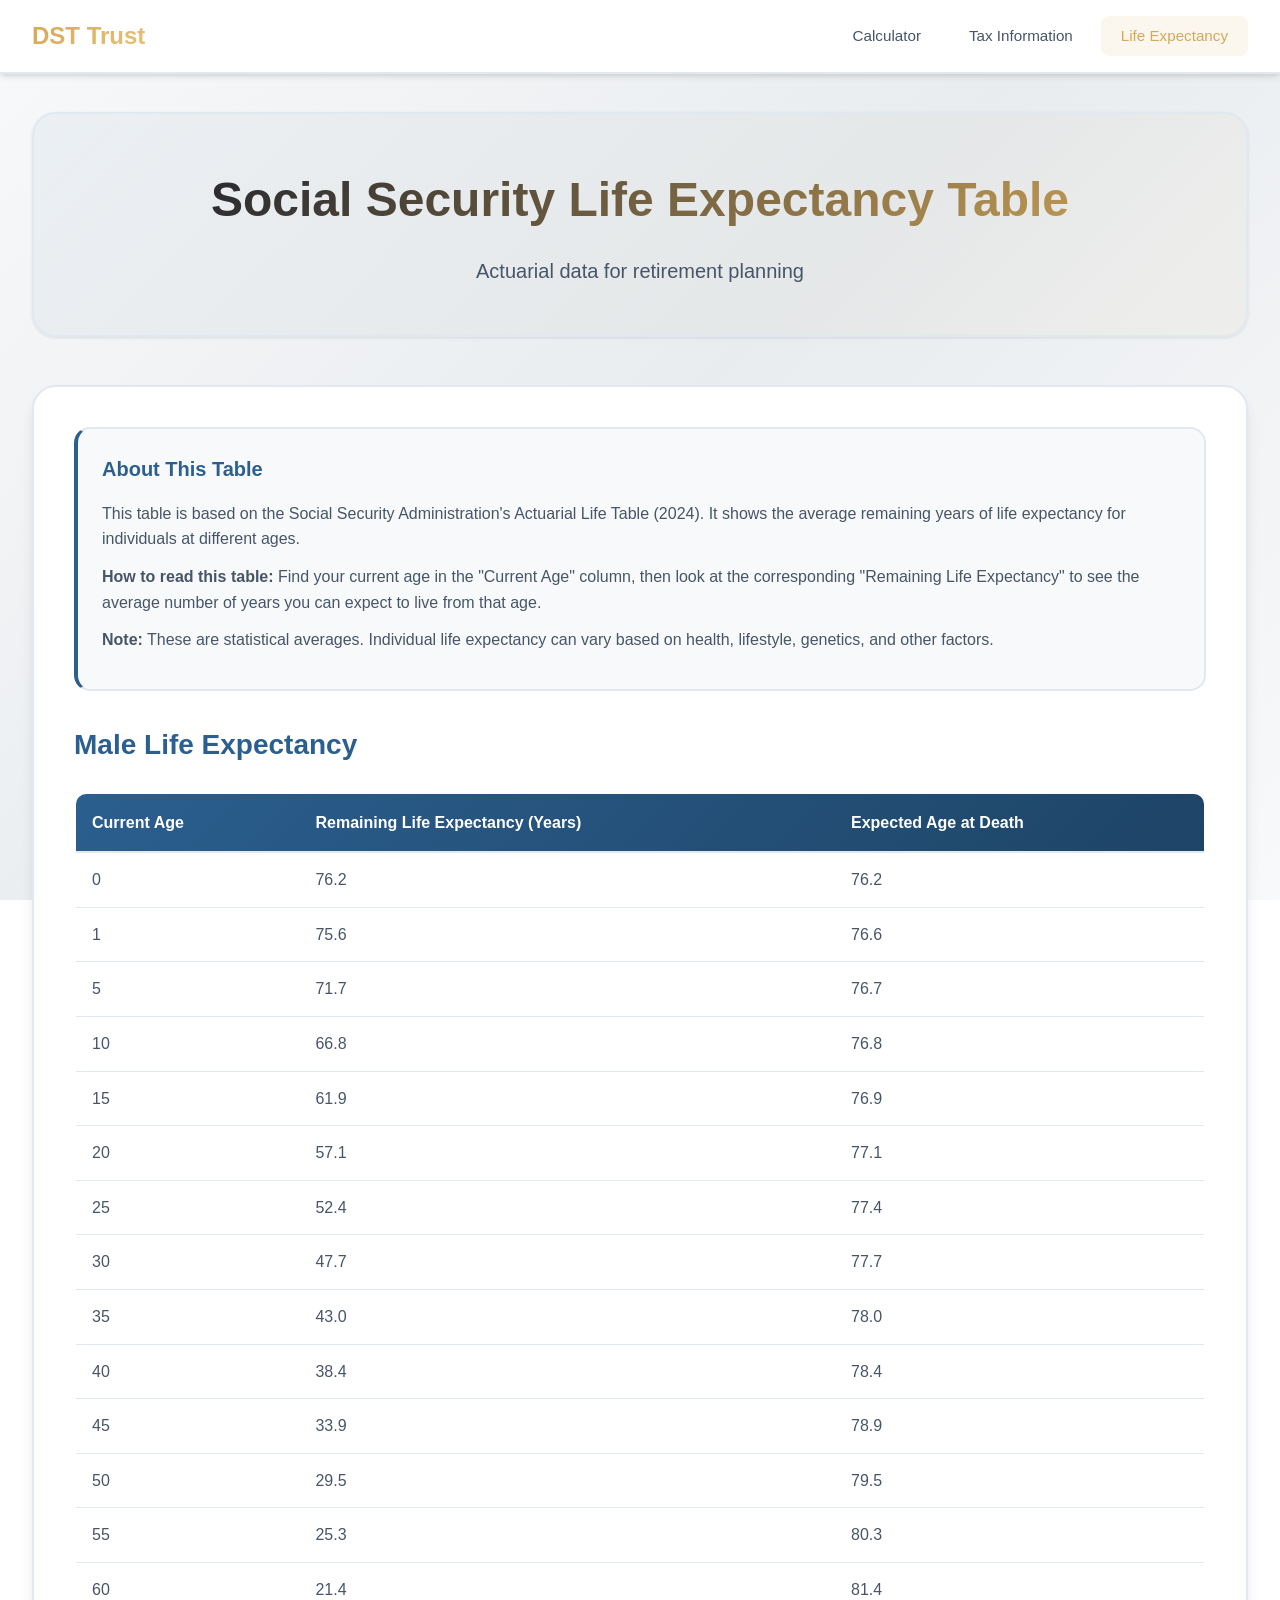
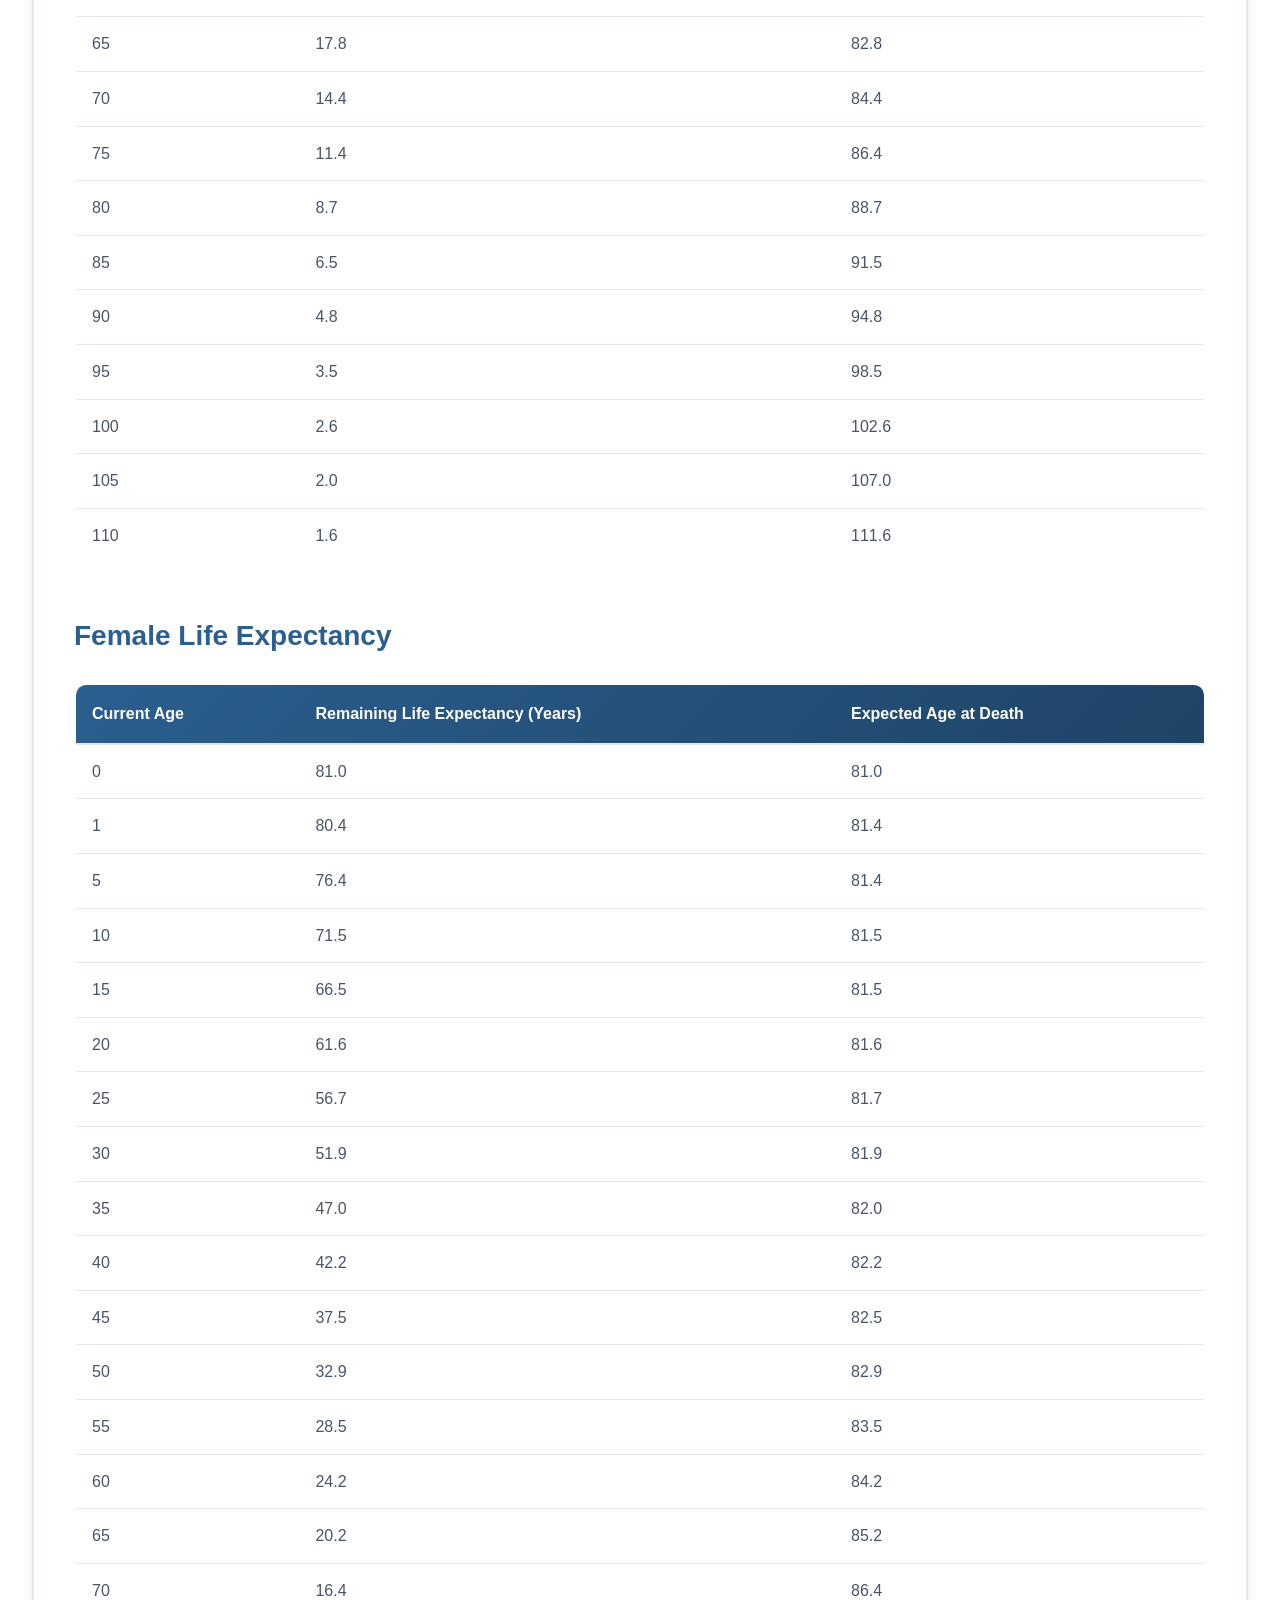
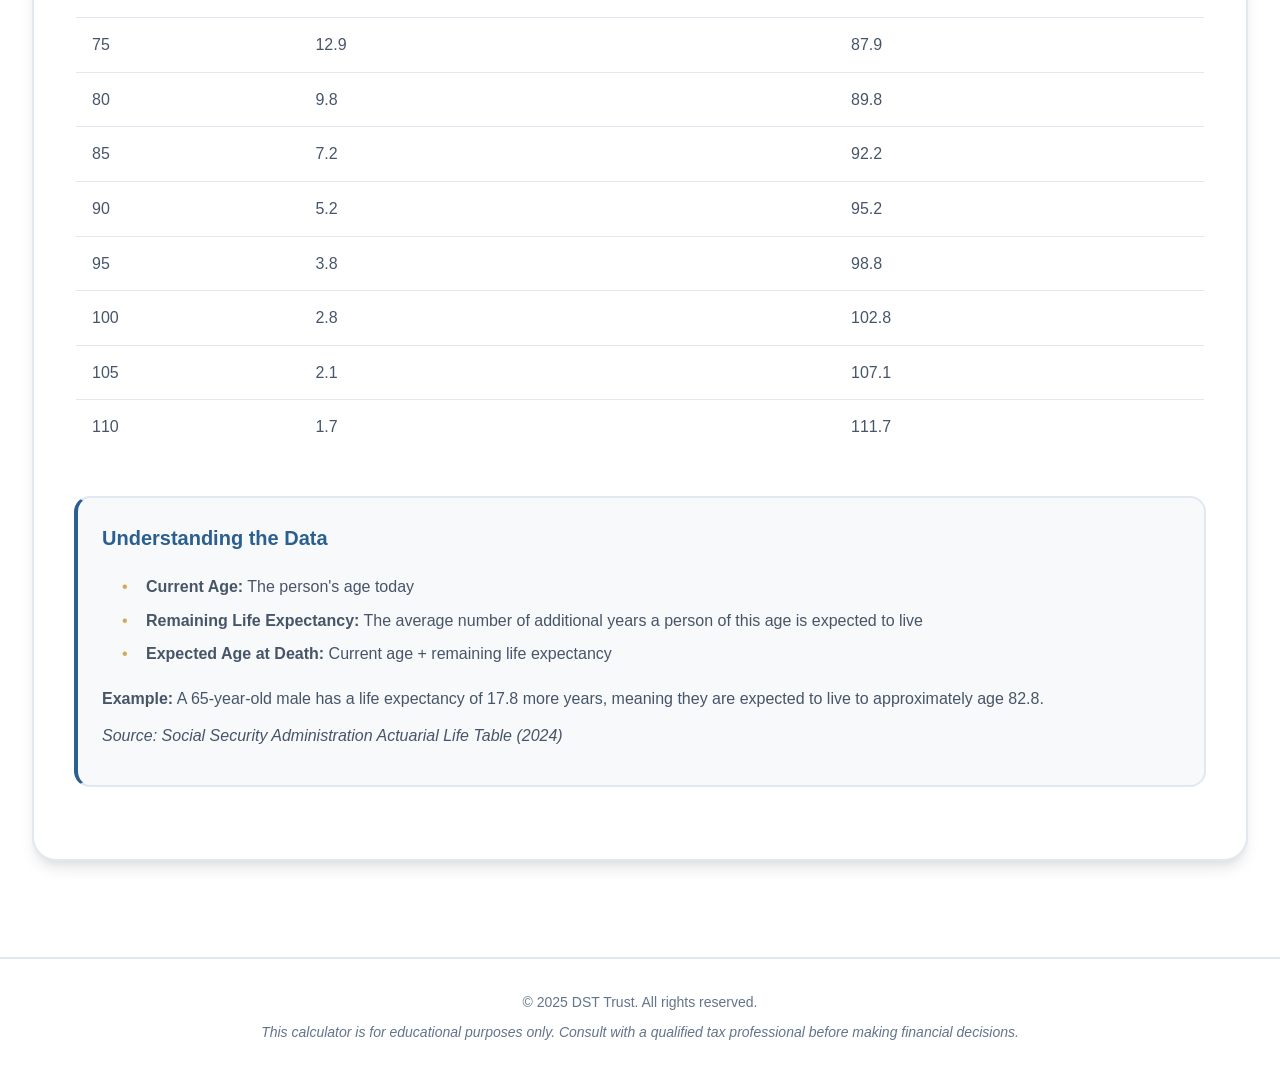
<file: life-expectancy-table.html>
<!DOCTYPE html>
<html lang="en">
<head>
    <meta charset="UTF-8">
    <meta name="viewport" content="width=device-width, initial-scale=1.0">
    <title>DST Trust - Social Security Life Expectancy Table</title>
    <link rel="stylesheet" href="styles.css">
</head>
<body>
    <nav class="top-nav">
        <div class="nav-container">
            <div class="nav-logo">
                <span class="logo-text">DST Trust</span>
            </div>
            <div class="nav-links">
                <a href="index.html" class="nav-link">Calculator</a>
                <a href="tax-info.html" class="nav-link">Tax Information</a>
                <a href="life-expectancy-table.html" class="nav-link active">Life Expectancy</a>
            </div>
        </div>
    </nav>

    <div class="container">
        <header class="page-header">
            <div class="header-content">
                <h1>Social Security Life Expectancy Table</h1>
                <p class="header-subtitle">Actuarial data for retirement planning</p>
            </div>
        </header>

        <div class="table-container">

            <div class="info-text">
                <h4>About This Table</h4>
                <p>This table is based on the Social Security Administration's Actuarial Life Table (2024). It shows the average remaining years of life expectancy for individuals at different ages.</p>
                <p><strong>How to read this table:</strong> Find your current age in the "Current Age" column, then look at the corresponding "Remaining Life Expectancy" to see the average number of years you can expect to live from that age.</p>
                <p><strong>Note:</strong> These are statistical averages. Individual life expectancy can vary based on health, lifestyle, genetics, and other factors.</p>
            </div>

            <h3>Male Life Expectancy</h3>
            <table>
                <thead>
                    <tr>
                        <th>Current Age</th>
                        <th>Remaining Life Expectancy (Years)</th>
                        <th>Expected Age at Death</th>
                    </tr>
                </thead>
                <tbody>
                    <tr><td>0</td><td>76.2</td><td>76.2</td></tr>
                    <tr><td>1</td><td>75.6</td><td>76.6</td></tr>
                    <tr><td>5</td><td>71.7</td><td>76.7</td></tr>
                    <tr><td>10</td><td>66.8</td><td>76.8</td></tr>
                    <tr><td>15</td><td>61.9</td><td>76.9</td></tr>
                    <tr><td>20</td><td>57.1</td><td>77.1</td></tr>
                    <tr><td>25</td><td>52.4</td><td>77.4</td></tr>
                    <tr><td>30</td><td>47.7</td><td>77.7</td></tr>
                    <tr><td>35</td><td>43.0</td><td>78.0</td></tr>
                    <tr><td>40</td><td>38.4</td><td>78.4</td></tr>
                    <tr><td>45</td><td>33.9</td><td>78.9</td></tr>
                    <tr><td>50</td><td>29.5</td><td>79.5</td></tr>
                    <tr><td>55</td><td>25.3</td><td>80.3</td></tr>
                    <tr><td>60</td><td>21.4</td><td>81.4</td></tr>
                    <tr><td>65</td><td>17.8</td><td>82.8</td></tr>
                    <tr><td>70</td><td>14.4</td><td>84.4</td></tr>
                    <tr><td>75</td><td>11.4</td><td>86.4</td></tr>
                    <tr><td>80</td><td>8.7</td><td>88.7</td></tr>
                    <tr><td>85</td><td>6.5</td><td>91.5</td></tr>
                    <tr><td>90</td><td>4.8</td><td>94.8</td></tr>
                    <tr><td>95</td><td>3.5</td><td>98.5</td></tr>
                    <tr><td>100</td><td>2.6</td><td>102.6</td></tr>
                    <tr><td>105</td><td>2.0</td><td>107.0</td></tr>
                    <tr><td>110</td><td>1.6</td><td>111.6</td></tr>
                </tbody>
            </table>

            <h3 style="margin-top: 50px;">Female Life Expectancy</h3>
            <table>
                <thead>
                    <tr>
                        <th>Current Age</th>
                        <th>Remaining Life Expectancy (Years)</th>
                        <th>Expected Age at Death</th>
                    </tr>
                </thead>
                <tbody>
                    <tr><td>0</td><td>81.0</td><td>81.0</td></tr>
                    <tr><td>1</td><td>80.4</td><td>81.4</td></tr>
                    <tr><td>5</td><td>76.4</td><td>81.4</td></tr>
                    <tr><td>10</td><td>71.5</td><td>81.5</td></tr>
                    <tr><td>15</td><td>66.5</td><td>81.5</td></tr>
                    <tr><td>20</td><td>61.6</td><td>81.6</td></tr>
                    <tr><td>25</td><td>56.7</td><td>81.7</td></tr>
                    <tr><td>30</td><td>51.9</td><td>81.9</td></tr>
                    <tr><td>35</td><td>47.0</td><td>82.0</td></tr>
                    <tr><td>40</td><td>42.2</td><td>82.2</td></tr>
                    <tr><td>45</td><td>37.5</td><td>82.5</td></tr>
                    <tr><td>50</td><td>32.9</td><td>82.9</td></tr>
                    <tr><td>55</td><td>28.5</td><td>83.5</td></tr>
                    <tr><td>60</td><td>24.2</td><td>84.2</td></tr>
                    <tr><td>65</td><td>20.2</td><td>85.2</td></tr>
                    <tr><td>70</td><td>16.4</td><td>86.4</td></tr>
                    <tr><td>75</td><td>12.9</td><td>87.9</td></tr>
                    <tr><td>80</td><td>9.8</td><td>89.8</td></tr>
                    <tr><td>85</td><td>7.2</td><td>92.2</td></tr>
                    <tr><td>90</td><td>5.2</td><td>95.2</td></tr>
                    <tr><td>95</td><td>3.8</td><td>98.8</td></tr>
                    <tr><td>100</td><td>2.8</td><td>102.8</td></tr>
                    <tr><td>105</td><td>2.1</td><td>107.1</td></tr>
                    <tr><td>110</td><td>1.7</td><td>111.7</td></tr>
                </tbody>
            </table>

            <div class="info-text" style="margin-top: 40px;">
                <h4>Understanding the Data</h4>
                <ul style="margin-left: 20px; margin-top: 10px;">
                    <li><strong>Current Age:</strong> The person's age today</li>
                    <li><strong>Remaining Life Expectancy:</strong> The average number of additional years a person of this age is expected to live</li>
                    <li><strong>Expected Age at Death:</strong> Current age + remaining life expectancy</li>
                </ul>
                <p style="margin-top: 15px;"><strong>Example:</strong> A 65-year-old male has a life expectancy of 17.8 more years, meaning they are expected to live to approximately age 82.8.</p>
                <p style="margin-top: 10px;"><em>Source: Social Security Administration Actuarial Life Table (2024)</em></p>
            </div>
        </div>
    </div>

    <footer class="site-footer">
        <div class="footer-content">
            <p>&copy; 2025 DST Trust. All rights reserved.</p>
            <p class="disclaimer">This calculator is for educational purposes only. Consult with a qualified tax professional before making financial decisions.</p>
        </div>
    </footer>
</body>
</html>
</file>
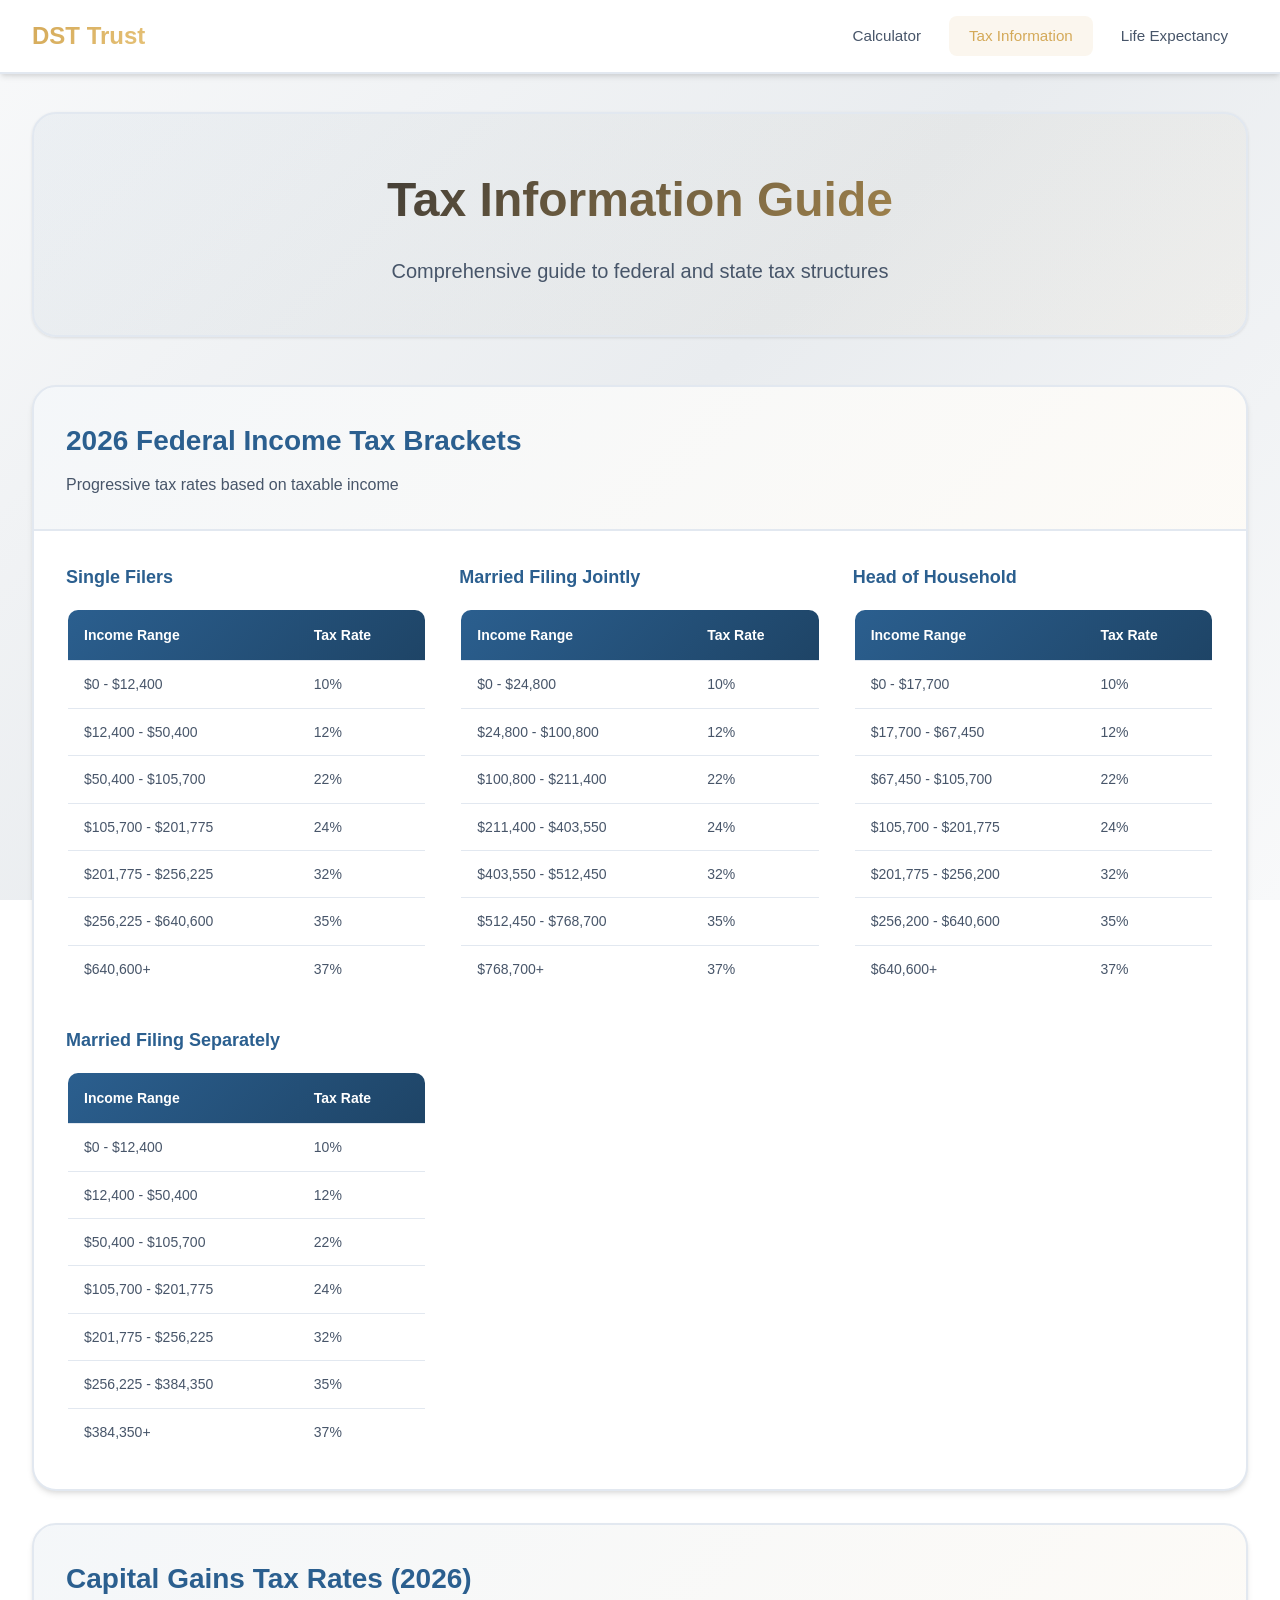
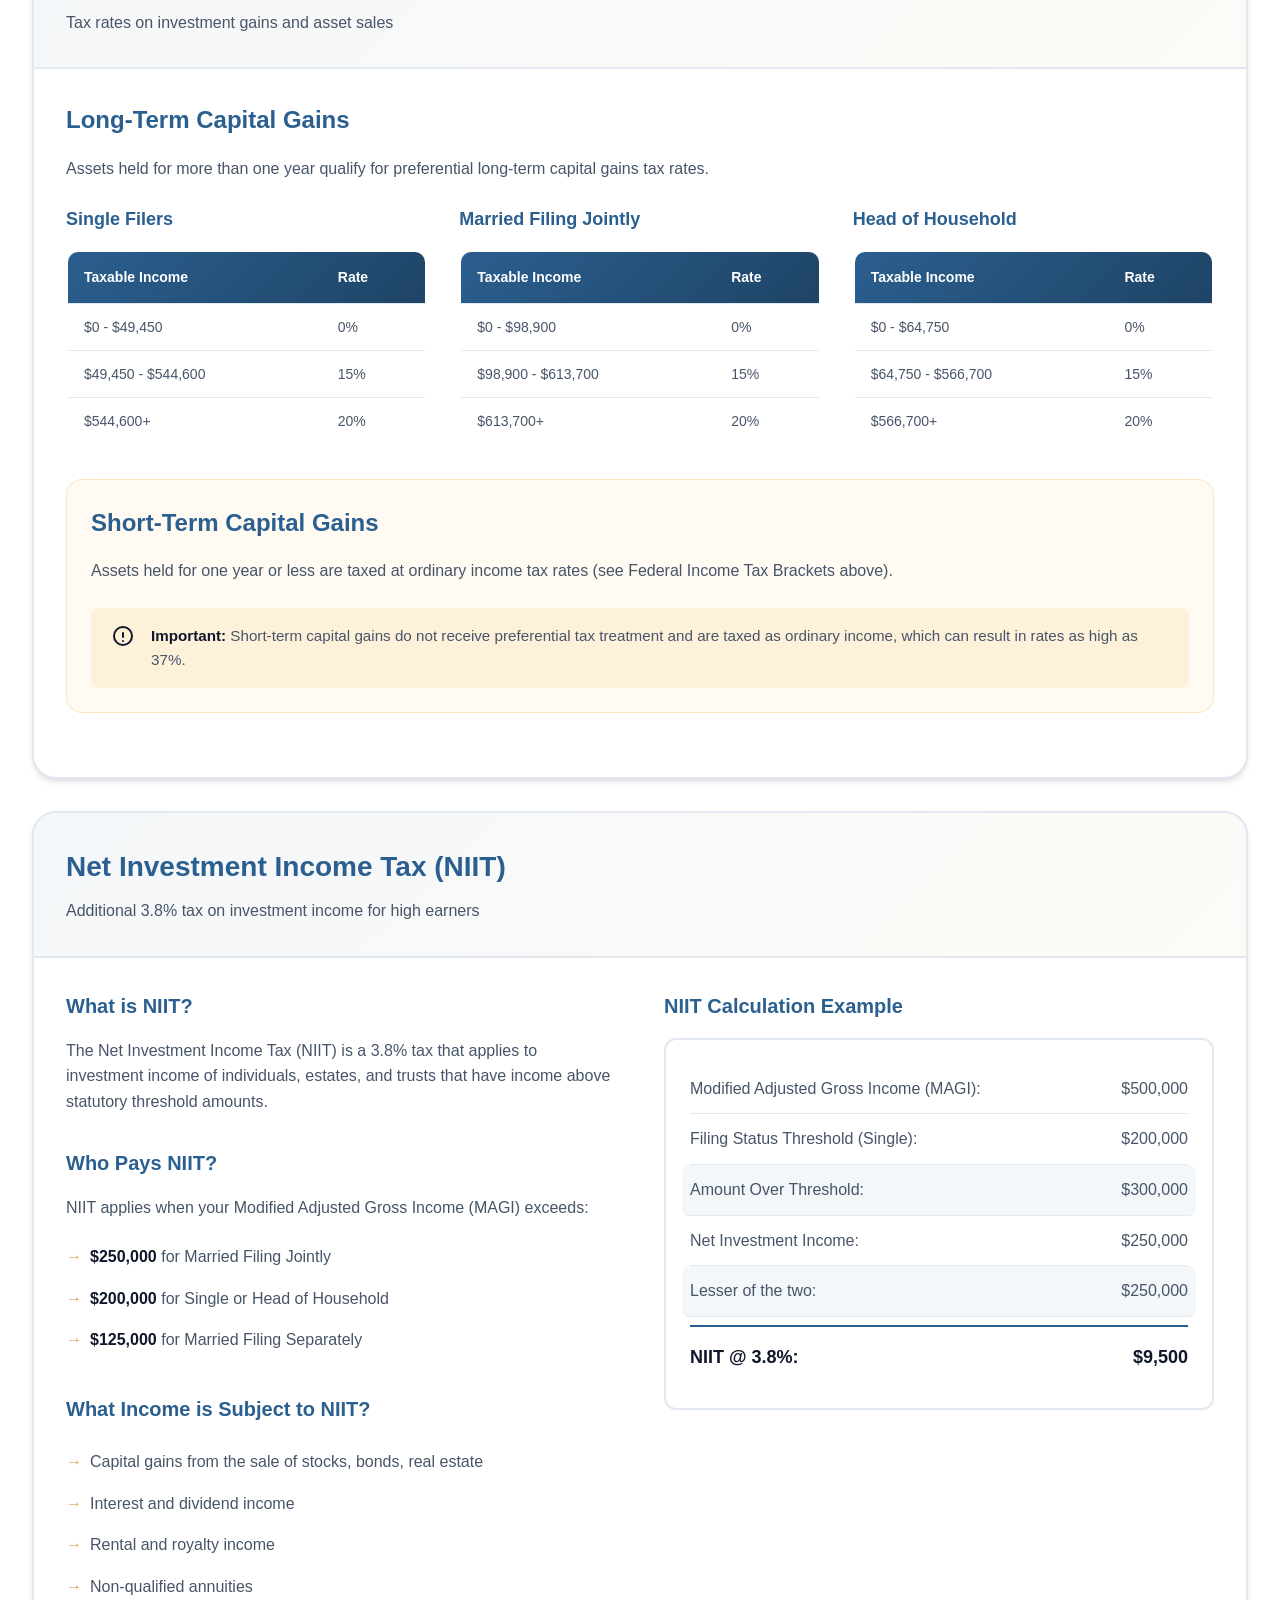
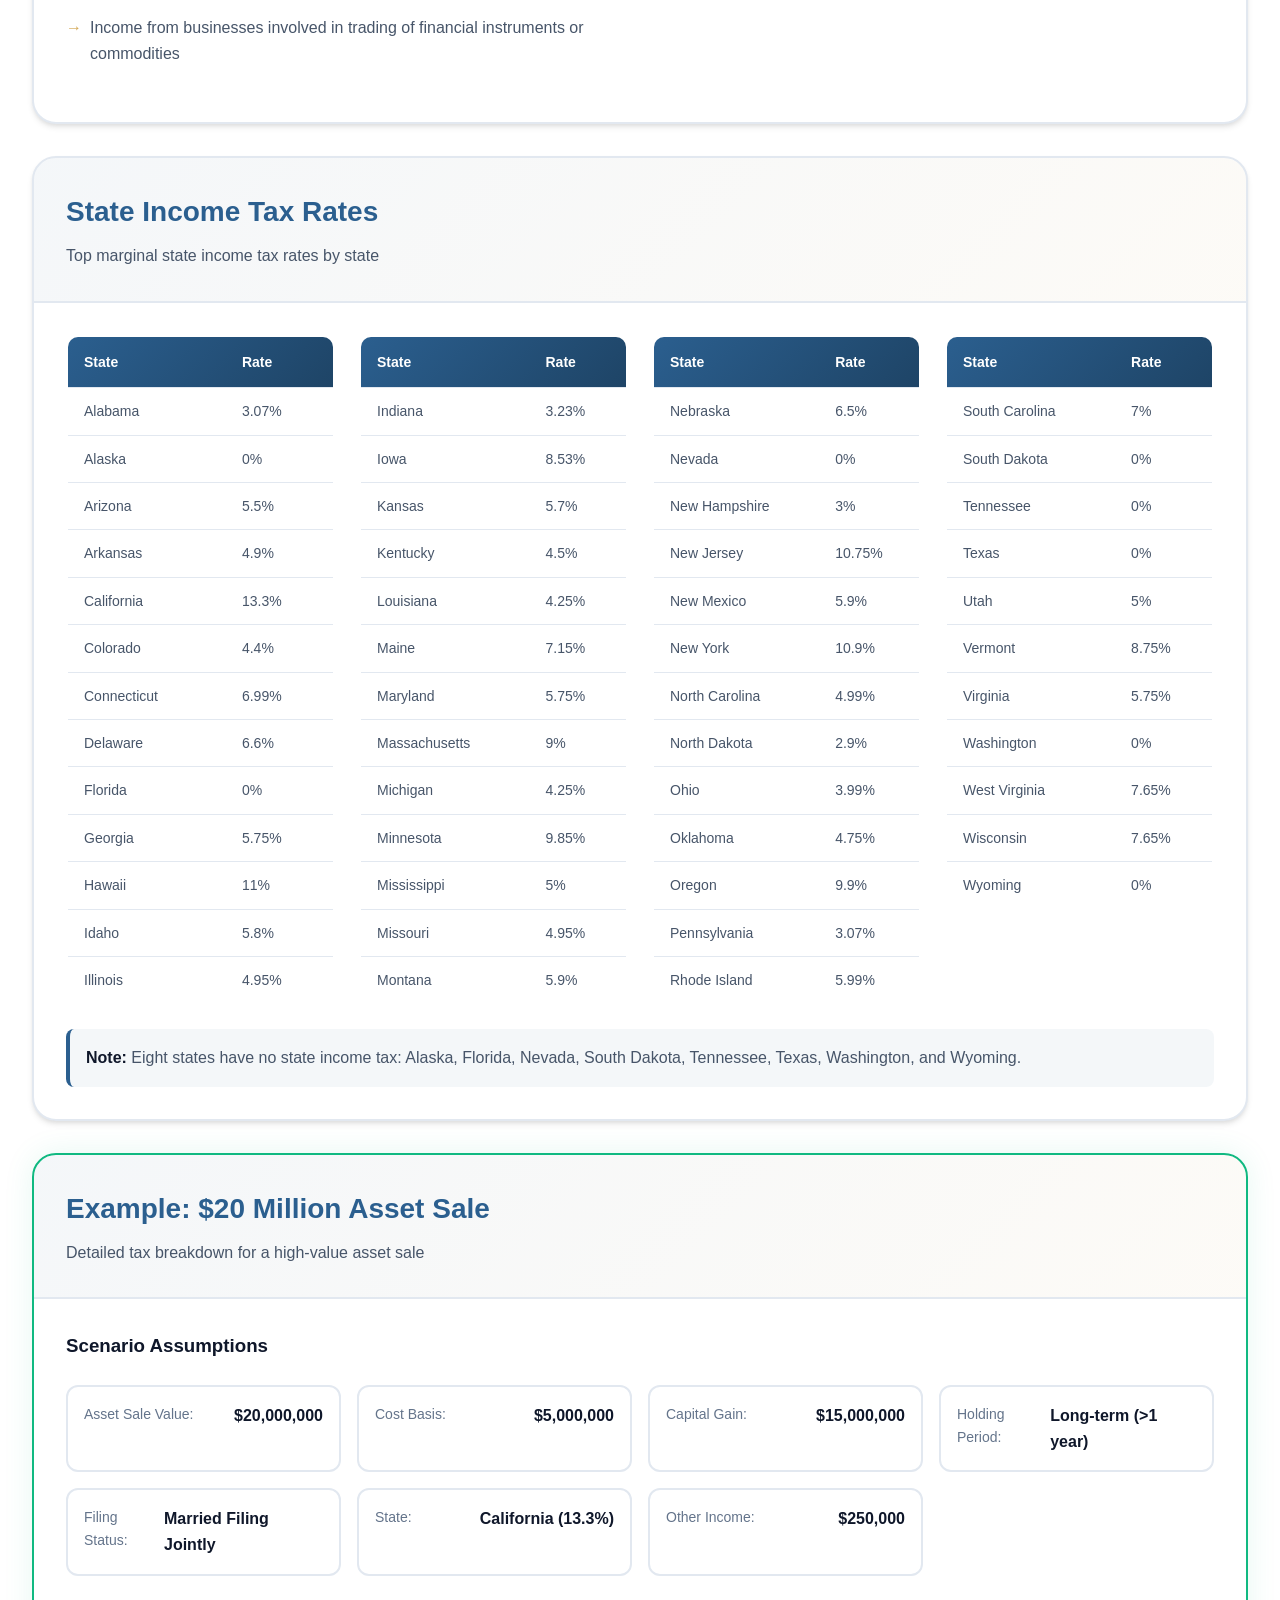
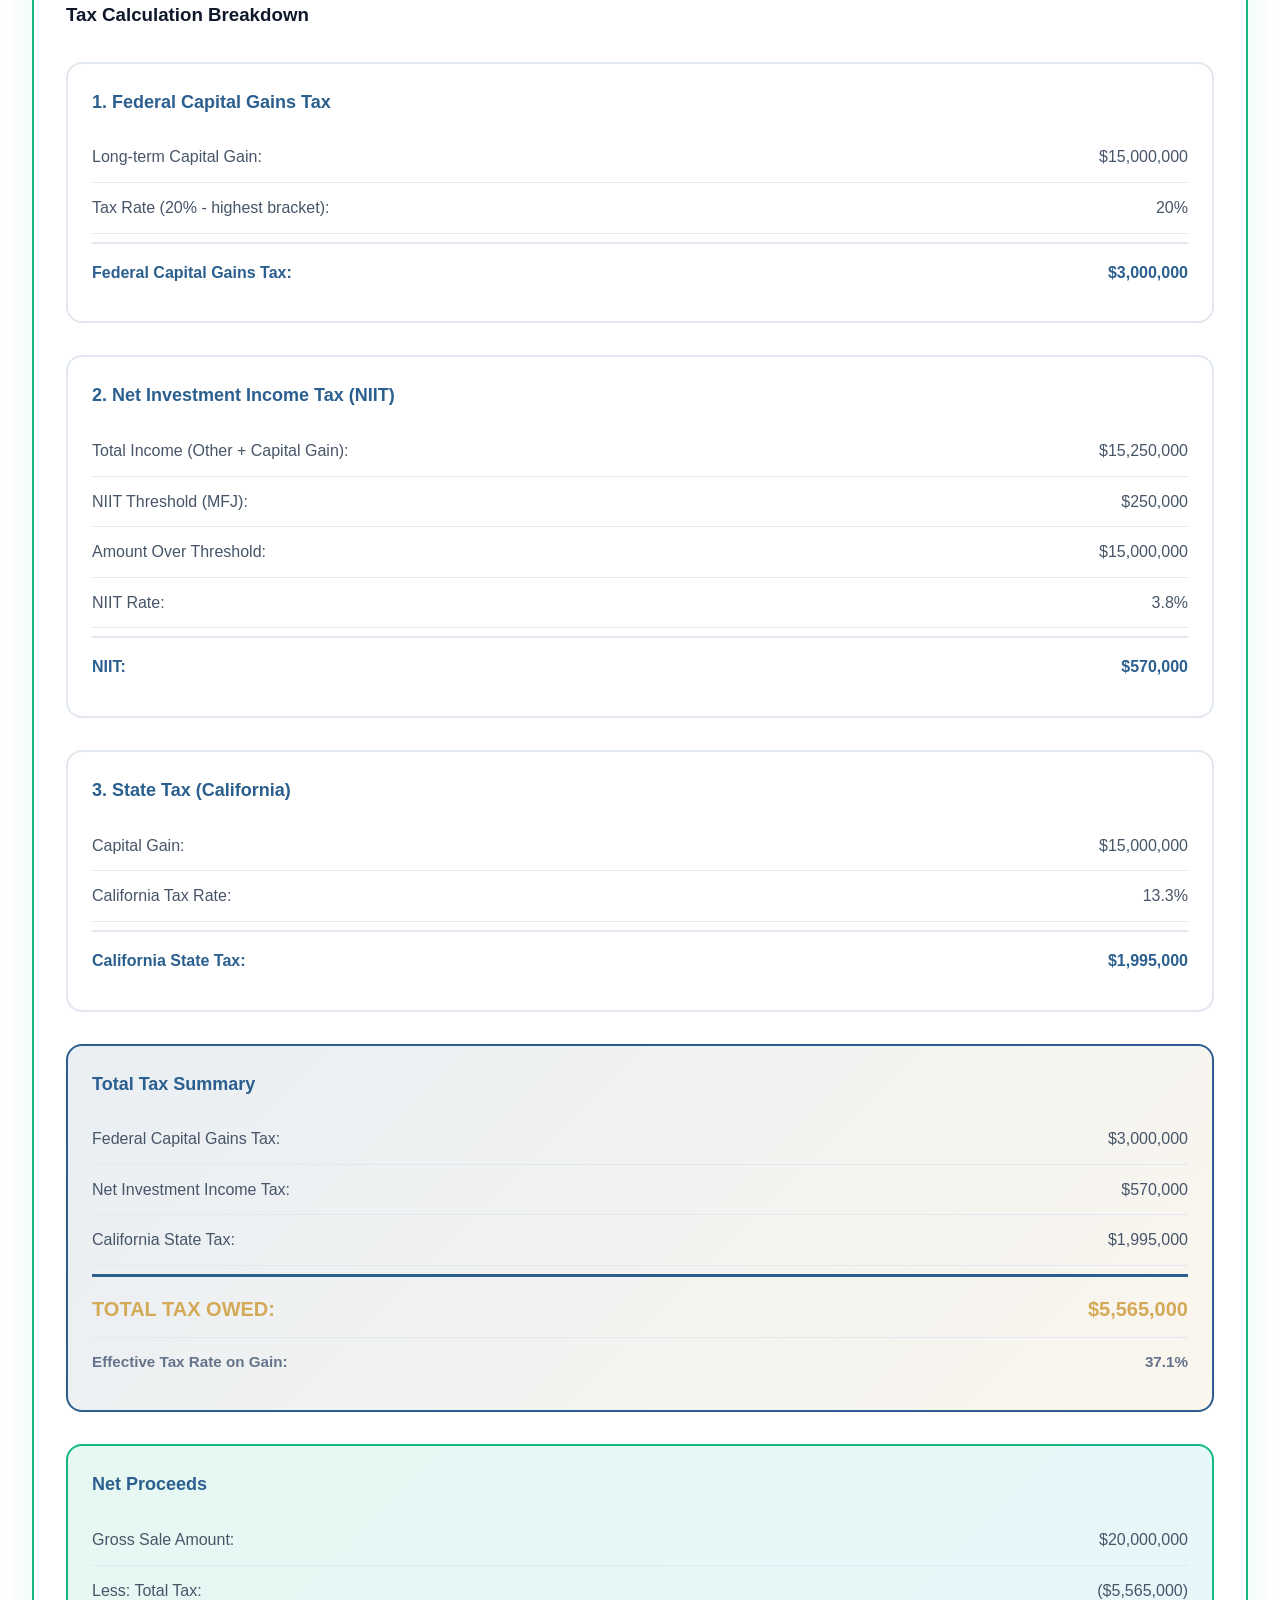
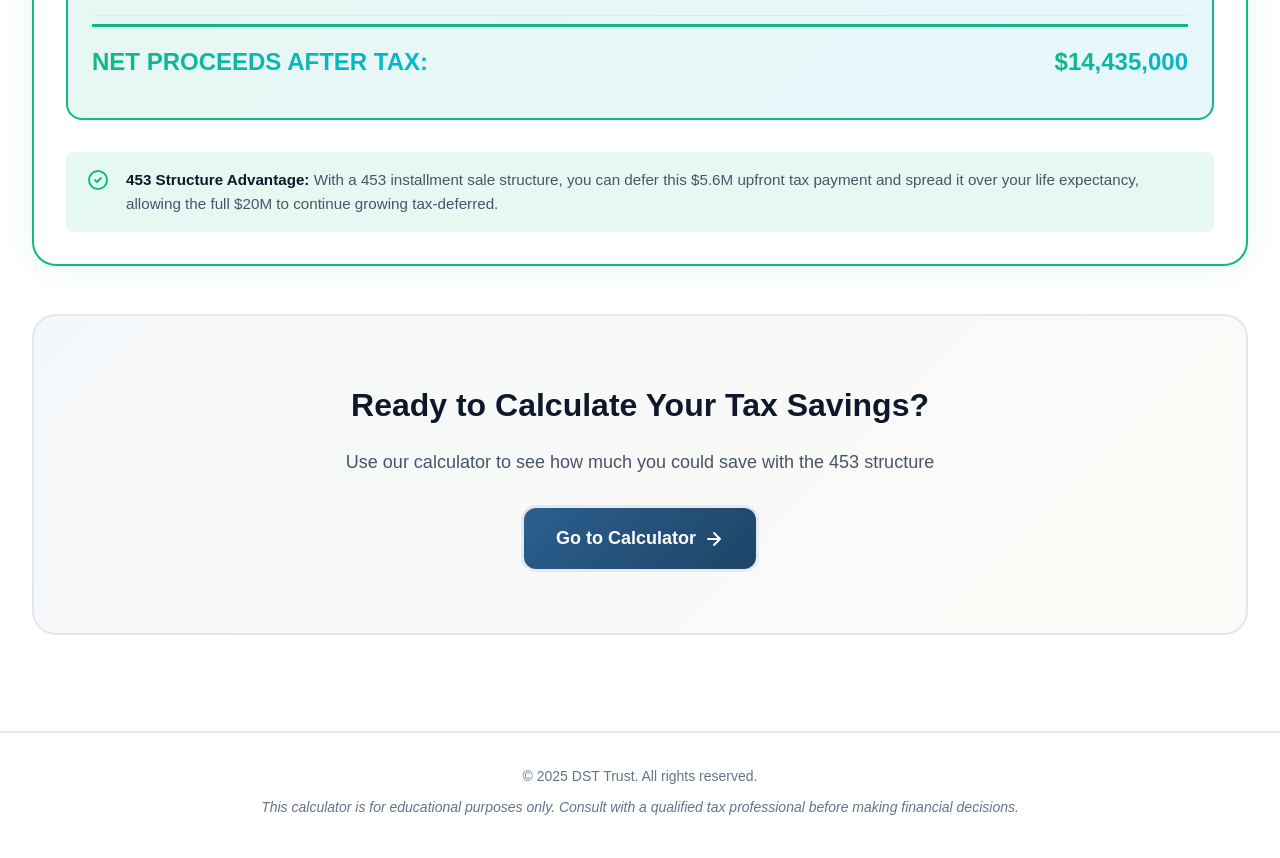
<file: tax-info.html>
<!DOCTYPE html>
<html lang="en">
<head>
    <meta charset="UTF-8">
    <meta name="viewport" content="width=device-width, initial-scale=1.0">
    <title>Tax Information - DST Trust</title>
    <link rel="stylesheet" href="styles.css">
</head>
<body>
    <nav class="top-nav">
        <div class="nav-container">
            <div class="nav-logo">
                <span class="logo-text">DST Trust</span>
            </div>
            <div class="nav-links">
                <a href="index.html" class="nav-link">Calculator</a>
                <a href="tax-info.html" class="nav-link active">Tax Information</a>
                <a href="life-expectancy-table.html" class="nav-link">Life Expectancy</a>
            </div>
        </div>
    </nav>

    <div class="container">
        <header class="page-header">
            <div class="header-content">
                <h1>Tax Information Guide</h1>
                <p class="header-subtitle">Comprehensive guide to federal and state tax structures</p>
            </div>
        </header>

        <!-- Federal Income Tax Brackets -->
        <div class="info-card">
            <div class="info-card-header">
                <h2>2026 Federal Income Tax Brackets</h2>
                <p>Progressive tax rates based on taxable income</p>
            </div>
            <div class="info-card-body">
                <div class="tax-tables-grid">
                    <div class="tax-table-section">
                        <h3>Single Filers</h3>
                        <table class="tax-table">
                            <thead>
                                <tr>
                                    <th>Income Range</th>
                                    <th>Tax Rate</th>
                                </tr>
                            </thead>
                            <tbody>
                                <tr><td>$0 - $12,400</td><td>10%</td></tr>
                                <tr><td>$12,400 - $50,400</td><td>12%</td></tr>
                                <tr><td>$50,400 - $105,700</td><td>22%</td></tr>
                                <tr><td>$105,700 - $201,775</td><td>24%</td></tr>
                                <tr><td>$201,775 - $256,225</td><td>32%</td></tr>
                                <tr><td>$256,225 - $640,600</td><td>35%</td></tr>
                                <tr><td>$640,600+</td><td>37%</td></tr>
                            </tbody>
                        </table>
                    </div>

                    <div class="tax-table-section">
                        <h3>Married Filing Jointly</h3>
                        <table class="tax-table">
                            <thead>
                                <tr>
                                    <th>Income Range</th>
                                    <th>Tax Rate</th>
                                </tr>
                            </thead>
                            <tbody>
                                <tr><td>$0 - $24,800</td><td>10%</td></tr>
                                <tr><td>$24,800 - $100,800</td><td>12%</td></tr>
                                <tr><td>$100,800 - $211,400</td><td>22%</td></tr>
                                <tr><td>$211,400 - $403,550</td><td>24%</td></tr>
                                <tr><td>$403,550 - $512,450</td><td>32%</td></tr>
                                <tr><td>$512,450 - $768,700</td><td>35%</td></tr>
                                <tr><td>$768,700+</td><td>37%</td></tr>
                            </tbody>
                        </table>
                    </div>

                    <div class="tax-table-section">
                        <h3>Head of Household</h3>
                        <table class="tax-table">
                            <thead>
                                <tr>
                                    <th>Income Range</th>
                                    <th>Tax Rate</th>
                                </tr>
                            </thead>
                            <tbody>
                                <tr><td>$0 - $17,700</td><td>10%</td></tr>
                                <tr><td>$17,700 - $67,450</td><td>12%</td></tr>
                                <tr><td>$67,450 - $105,700</td><td>22%</td></tr>
                                <tr><td>$105,700 - $201,775</td><td>24%</td></tr>
                                <tr><td>$201,775 - $256,200</td><td>32%</td></tr>
                                <tr><td>$256,200 - $640,600</td><td>35%</td></tr>
                                <tr><td>$640,600+</td><td>37%</td></tr>
                            </tbody>
                        </table>
                    </div>

                    <div class="tax-table-section">
                        <h3>Married Filing Separately</h3>
                        <table class="tax-table">
                            <thead>
                                <tr>
                                    <th>Income Range</th>
                                    <th>Tax Rate</th>
                                </tr>
                            </thead>
                            <tbody>
                                <tr><td>$0 - $12,400</td><td>10%</td></tr>
                                <tr><td>$12,400 - $50,400</td><td>12%</td></tr>
                                <tr><td>$50,400 - $105,700</td><td>22%</td></tr>
                                <tr><td>$105,700 - $201,775</td><td>24%</td></tr>
                                <tr><td>$201,775 - $256,225</td><td>32%</td></tr>
                                <tr><td>$256,225 - $384,350</td><td>35%</td></tr>
                                <tr><td>$384,350+</td><td>37%</td></tr>
                            </tbody>
                        </table>
                    </div>
                </div>
            </div>
        </div>

        <!-- Capital Gains Tax -->
        <div class="info-card">
            <div class="info-card-header">
                <h2>Capital Gains Tax Rates (2026)</h2>
                <p>Tax rates on investment gains and asset sales</p>
            </div>
            <div class="info-card-body">
                <div class="cg-explanation">
                    <div class="cg-section">
                        <h3>Long-Term Capital Gains</h3>
                        <p class="description">Assets held for more than one year qualify for preferential long-term capital gains tax rates.</p>

                        <div class="tax-tables-grid">
                            <div class="tax-table-section">
                                <h4>Single Filers</h4>
                                <table class="tax-table">
                                    <thead>
                                        <tr>
                                            <th>Taxable Income</th>
                                            <th>Rate</th>
                                        </tr>
                                    </thead>
                                    <tbody>
                                        <tr><td>$0 - $49,450</td><td>0%</td></tr>
                                        <tr><td>$49,450 - $544,600</td><td>15%</td></tr>
                                        <tr><td>$544,600+</td><td>20%</td></tr>
                                    </tbody>
                                </table>
                            </div>

                            <div class="tax-table-section">
                                <h4>Married Filing Jointly</h4>
                                <table class="tax-table">
                                    <thead>
                                        <tr>
                                            <th>Taxable Income</th>
                                            <th>Rate</th>
                                        </tr>
                                    </thead>
                                    <tbody>
                                        <tr><td>$0 - $98,900</td><td>0%</td></tr>
                                        <tr><td>$98,900 - $613,700</td><td>15%</td></tr>
                                        <tr><td>$613,700+</td><td>20%</td></tr>
                                    </tbody>
                                </table>
                            </div>

                            <div class="tax-table-section">
                                <h4>Head of Household</h4>
                                <table class="tax-table">
                                    <thead>
                                        <tr>
                                            <th>Taxable Income</th>
                                            <th>Rate</th>
                                        </tr>
                                    </thead>
                                    <tbody>
                                        <tr><td>$0 - $64,750</td><td>0%</td></tr>
                                        <tr><td>$64,750 - $566,700</td><td>15%</td></tr>
                                        <tr><td>$566,700+</td><td>20%</td></tr>
                                    </tbody>
                                </table>
                            </div>
                        </div>
                    </div>

                    <div class="cg-section highlight-section">
                        <h3>Short-Term Capital Gains</h3>
                        <p class="description">Assets held for one year or less are taxed at ordinary income tax rates (see Federal Income Tax Brackets above).</p>
                        <div class="alert-box">
                            <svg class="alert-icon" width="24" height="24" viewBox="0 0 24 24" fill="none">
                                <path d="M12 9v4m0 4h.01M21 12a9 9 0 11-18 0 9 9 0 0118 0z" stroke="currentColor" stroke-width="2" stroke-linecap="round" stroke-linejoin="round"/>
                            </svg>
                            <div>
                                <strong>Important:</strong> Short-term capital gains do not receive preferential tax treatment and are taxed as ordinary income, which can result in rates as high as 37%.
                            </div>
                        </div>
                    </div>
                </div>
            </div>
        </div>

        <!-- NIIT -->
        <div class="info-card">
            <div class="info-card-header">
                <h2>Net Investment Income Tax (NIIT)</h2>
                <p>Additional 3.8% tax on investment income for high earners</p>
            </div>
            <div class="info-card-body">
                <div class="niit-content">
                    <div class="niit-explanation">
                        <h3>What is NIIT?</h3>
                        <p>The Net Investment Income Tax (NIIT) is a 3.8% tax that applies to investment income of individuals, estates, and trusts that have income above statutory threshold amounts.</p>

                        <h3>Who Pays NIIT?</h3>
                        <p>NIIT applies when your Modified Adjusted Gross Income (MAGI) exceeds:</p>
                        <ul class="feature-list">
                            <li><strong>$250,000</strong> for Married Filing Jointly</li>
                            <li><strong>$200,000</strong> for Single or Head of Household</li>
                            <li><strong>$125,000</strong> for Married Filing Separately</li>
                        </ul>

                        <h3>What Income is Subject to NIIT?</h3>
                        <ul class="feature-list">
                            <li>Capital gains from the sale of stocks, bonds, real estate</li>
                            <li>Interest and dividend income</li>
                            <li>Rental and royalty income</li>
                            <li>Non-qualified annuities</li>
                            <li>Income from businesses involved in trading of financial instruments or commodities</li>
                        </ul>
                    </div>

                    <div class="niit-example">
                        <h3>NIIT Calculation Example</h3>
                        <div class="example-box">
                            <div class="example-row">
                                <span>Modified Adjusted Gross Income (MAGI):</span>
                                <span>$500,000</span>
                            </div>
                            <div class="example-row">
                                <span>Filing Status Threshold (Single):</span>
                                <span>$200,000</span>
                            </div>
                            <div class="example-row highlight">
                                <span>Amount Over Threshold:</span>
                                <span>$300,000</span>
                            </div>
                            <div class="example-row">
                                <span>Net Investment Income:</span>
                                <span>$250,000</span>
                            </div>
                            <div class="example-row highlight">
                                <span>Lesser of the two:</span>
                                <span>$250,000</span>
                            </div>
                            <div class="example-row total">
                                <span><strong>NIIT @ 3.8%:</strong></span>
                                <span><strong>$9,500</strong></span>
                            </div>
                        </div>
                    </div>
                </div>
            </div>
        </div>

        <!-- State Tax Table -->
        <div class="info-card">
            <div class="info-card-header">
                <h2>State Income Tax Rates</h2>
                <p>Top marginal state income tax rates by state</p>
            </div>
            <div class="info-card-body">
                <div class="state-tax-grid">
                    <div class="state-tax-column">
                        <table class="tax-table">
                            <thead>
                                <tr>
                                    <th>State</th>
                                    <th>Rate</th>
                                </tr>
                            </thead>
                            <tbody>
                                <tr><td>Alabama</td><td>3.07%</td></tr>
                                <tr><td>Alaska</td><td>0%</td></tr>
                                <tr><td>Arizona</td><td>5.5%</td></tr>
                                <tr><td>Arkansas</td><td>4.9%</td></tr>
                                <tr><td>California</td><td>13.3%</td></tr>
                                <tr><td>Colorado</td><td>4.4%</td></tr>
                                <tr><td>Connecticut</td><td>6.99%</td></tr>
                                <tr><td>Delaware</td><td>6.6%</td></tr>
                                <tr><td>Florida</td><td>0%</td></tr>
                                <tr><td>Georgia</td><td>5.75%</td></tr>
                                <tr><td>Hawaii</td><td>11%</td></tr>
                                <tr><td>Idaho</td><td>5.8%</td></tr>
                                <tr><td>Illinois</td><td>4.95%</td></tr>
                            </tbody>
                        </table>
                    </div>

                    <div class="state-tax-column">
                        <table class="tax-table">
                            <thead>
                                <tr>
                                    <th>State</th>
                                    <th>Rate</th>
                                </tr>
                            </thead>
                            <tbody>
                                <tr><td>Indiana</td><td>3.23%</td></tr>
                                <tr><td>Iowa</td><td>8.53%</td></tr>
                                <tr><td>Kansas</td><td>5.7%</td></tr>
                                <tr><td>Kentucky</td><td>4.5%</td></tr>
                                <tr><td>Louisiana</td><td>4.25%</td></tr>
                                <tr><td>Maine</td><td>7.15%</td></tr>
                                <tr><td>Maryland</td><td>5.75%</td></tr>
                                <tr><td>Massachusetts</td><td>9%</td></tr>
                                <tr><td>Michigan</td><td>4.25%</td></tr>
                                <tr><td>Minnesota</td><td>9.85%</td></tr>
                                <tr><td>Mississippi</td><td>5%</td></tr>
                                <tr><td>Missouri</td><td>4.95%</td></tr>
                                <tr><td>Montana</td><td>5.9%</td></tr>
                            </tbody>
                        </table>
                    </div>

                    <div class="state-tax-column">
                        <table class="tax-table">
                            <thead>
                                <tr>
                                    <th>State</th>
                                    <th>Rate</th>
                                </tr>
                            </thead>
                            <tbody>
                                <tr><td>Nebraska</td><td>6.5%</td></tr>
                                <tr><td>Nevada</td><td>0%</td></tr>
                                <tr><td>New Hampshire</td><td>3%</td></tr>
                                <tr><td>New Jersey</td><td>10.75%</td></tr>
                                <tr><td>New Mexico</td><td>5.9%</td></tr>
                                <tr><td>New York</td><td>10.9%</td></tr>
                                <tr><td>North Carolina</td><td>4.99%</td></tr>
                                <tr><td>North Dakota</td><td>2.9%</td></tr>
                                <tr><td>Ohio</td><td>3.99%</td></tr>
                                <tr><td>Oklahoma</td><td>4.75%</td></tr>
                                <tr><td>Oregon</td><td>9.9%</td></tr>
                                <tr><td>Pennsylvania</td><td>3.07%</td></tr>
                                <tr><td>Rhode Island</td><td>5.99%</td></tr>
                            </tbody>
                        </table>
                    </div>

                    <div class="state-tax-column">
                        <table class="tax-table">
                            <thead>
                                <tr>
                                    <th>State</th>
                                    <th>Rate</th>
                                </tr>
                            </thead>
                            <tbody>
                                <tr><td>South Carolina</td><td>7%</td></tr>
                                <tr><td>South Dakota</td><td>0%</td></tr>
                                <tr><td>Tennessee</td><td>0%</td></tr>
                                <tr><td>Texas</td><td>0%</td></tr>
                                <tr><td>Utah</td><td>5%</td></tr>
                                <tr><td>Vermont</td><td>8.75%</td></tr>
                                <tr><td>Virginia</td><td>5.75%</td></tr>
                                <tr><td>Washington</td><td>0%</td></tr>
                                <tr><td>West Virginia</td><td>7.65%</td></tr>
                                <tr><td>Wisconsin</td><td>7.65%</td></tr>
                                <tr><td>Wyoming</td><td>0%</td></tr>
                            </tbody>
                        </table>
                    </div>
                </div>
                <div class="tax-note">
                    <strong>Note:</strong> Eight states have no state income tax: Alaska, Florida, Nevada, South Dakota, Tennessee, Texas, Washington, and Wyoming.
                </div>
            </div>
        </div>

        <!-- Example Calculation -->
        <div class="info-card highlight-card">
            <div class="info-card-header">
                <h2>Example: $20 Million Asset Sale</h2>
                <p>Detailed tax breakdown for a high-value asset sale</p>
            </div>
            <div class="info-card-body">
                <div class="example-scenario">
                    <h3>Scenario Assumptions</h3>
                    <div class="assumptions-grid">
                        <div class="assumption-item">
                            <span class="label">Asset Sale Value:</span>
                            <span class="value">$20,000,000</span>
                        </div>
                        <div class="assumption-item">
                            <span class="label">Cost Basis:</span>
                            <span class="value">$5,000,000</span>
                        </div>
                        <div class="assumption-item">
                            <span class="label">Capital Gain:</span>
                            <span class="value">$15,000,000</span>
                        </div>
                        <div class="assumption-item">
                            <span class="label">Holding Period:</span>
                            <span class="value">Long-term (>1 year)</span>
                        </div>
                        <div class="assumption-item">
                            <span class="label">Filing Status:</span>
                            <span class="value">Married Filing Jointly</span>
                        </div>
                        <div class="assumption-item">
                            <span class="label">State:</span>
                            <span class="value">California (13.3%)</span>
                        </div>
                        <div class="assumption-item">
                            <span class="label">Other Income:</span>
                            <span class="value">$250,000</span>
                        </div>
                    </div>

                    <h3>Tax Calculation Breakdown</h3>
                    <div class="calculation-breakdown">
                        <div class="calc-section">
                            <h4>1. Federal Capital Gains Tax</h4>
                            <div class="calc-row">
                                <span>Long-term Capital Gain:</span>
                                <span>$15,000,000</span>
                            </div>
                            <div class="calc-row">
                                <span>Tax Rate (20% - highest bracket):</span>
                                <span>20%</span>
                            </div>
                            <div class="calc-row subtotal">
                                <span><strong>Federal Capital Gains Tax:</strong></span>
                                <span><strong>$3,000,000</strong></span>
                            </div>
                        </div>

                        <div class="calc-section">
                            <h4>2. Net Investment Income Tax (NIIT)</h4>
                            <div class="calc-row">
                                <span>Total Income (Other + Capital Gain):</span>
                                <span>$15,250,000</span>
                            </div>
                            <div class="calc-row">
                                <span>NIIT Threshold (MFJ):</span>
                                <span>$250,000</span>
                            </div>
                            <div class="calc-row">
                                <span>Amount Over Threshold:</span>
                                <span>$15,000,000</span>
                            </div>
                            <div class="calc-row">
                                <span>NIIT Rate:</span>
                                <span>3.8%</span>
                            </div>
                            <div class="calc-row subtotal">
                                <span><strong>NIIT:</strong></span>
                                <span><strong>$570,000</strong></span>
                            </div>
                        </div>

                        <div class="calc-section">
                            <h4>3. State Tax (California)</h4>
                            <div class="calc-row">
                                <span>Capital Gain:</span>
                                <span>$15,000,000</span>
                            </div>
                            <div class="calc-row">
                                <span>California Tax Rate:</span>
                                <span>13.3%</span>
                            </div>
                            <div class="calc-row subtotal">
                                <span><strong>California State Tax:</strong></span>
                                <span><strong>$1,995,000</strong></span>
                            </div>
                        </div>

                        <div class="calc-section total-section">
                            <h4>Total Tax Summary</h4>
                            <div class="calc-row">
                                <span>Federal Capital Gains Tax:</span>
                                <span>$3,000,000</span>
                            </div>
                            <div class="calc-row">
                                <span>Net Investment Income Tax:</span>
                                <span>$570,000</span>
                            </div>
                            <div class="calc-row">
                                <span>California State Tax:</span>
                                <span>$1,995,000</span>
                            </div>
                            <div class="calc-row total">
                                <span><strong>TOTAL TAX OWED:</strong></span>
                                <span><strong>$5,565,000</strong></span>
                            </div>
                            <div class="calc-row effective-rate">
                                <span><strong>Effective Tax Rate on Gain:</strong></span>
                                <span><strong>37.1%</strong></span>
                            </div>
                        </div>

                        <div class="calc-section proceeds-section">
                            <h4>Net Proceeds</h4>
                            <div class="calc-row">
                                <span>Gross Sale Amount:</span>
                                <span>$20,000,000</span>
                            </div>
                            <div class="calc-row">
                                <span>Less: Total Tax:</span>
                                <span>($5,565,000)</span>
                            </div>
                            <div class="calc-row net-proceeds">
                                <span><strong>NET PROCEEDS AFTER TAX:</strong></span>
                                <span><strong>$14,435,000</strong></span>
                            </div>
                        </div>
                    </div>

                    <div class="alert-box success">
                        <svg class="alert-icon" width="24" height="24" viewBox="0 0 24 24" fill="none">
                            <path d="M9 12l2 2 4-4m6 2a9 9 0 11-18 0 9 9 0 0118 0z" stroke="currentColor" stroke-width="2" stroke-linecap="round" stroke-linejoin="round"/>
                        </svg>
                        <div>
                            <strong>453 Structure Advantage:</strong> With a 453 installment sale structure, you can defer this $5.6M upfront tax payment and spread it over your life expectancy, allowing the full $20M to continue growing tax-deferred.
                        </div>
                    </div>
                </div>
            </div>
        </div>

        <div class="cta-section">
            <h2>Ready to Calculate Your Tax Savings?</h2>
            <p>Use our calculator to see how much you could save with the 453 structure</p>
            <a href="index.html" class="btn-primary">
                <span>Go to Calculator</span>
                <svg class="btn-icon" width="20" height="20" viewBox="0 0 20 20" fill="none">
                    <path d="M4 10h12m-6-6l6 6-6 6" stroke="currentColor" stroke-width="2" stroke-linecap="round" stroke-linejoin="round"/>
                </svg>
            </a>
        </div>
    </div>

    <footer class="site-footer">
        <div class="footer-content">
            <p>&copy; 2025 DST Trust. All rights reserved.</p>
            <p class="disclaimer">This calculator is for educational purposes only. Consult with a qualified tax professional before making financial decisions.</p>
        </div>
    </footer>
</body>
</html>
</file>
<file: styles.css>
/* Brand Colors - DST Trust */
:root {
    /* Primary Brand Colors */
    --brand-blue: #2b5f8f;
    --brand-gold: #d4a958;
    --brand-red: #c44d4d;
    --brand-gray: #6B7280;

    /* Derived Colors */
    --primary-blue: #2b5f8f;
    --primary-dark: #1e4466;
    --primary-light: #3d7db3;

    /* Accent Colors */
    --accent-gold: #d4a958;
    --accent-gold-light: #e6c278;
    --accent-red: #c44d4d;
    --accent-green: #10b981;
    --accent-cyan: #06b6d4;

    /* Neutrals */
    --gray-50: #f9fafb;
    --gray-100: #f3f4f6;
    --gray-200: #e5e7eb;
    --gray-300: #d1d5db;
    --gray-400: #9ca3af;
    --gray-500: #6b7280;
    --gray-600: #4b5563;
    --gray-700: #374151;
    --gray-800: #1f2937;
    --gray-900: #111827;

    /* Background - Crisp off-white color scheme */
    --bg-primary: #f8f9fa;
    --bg-secondary: #e9ecef;
    --bg-card: #ffffff;
    --bg-gradient: linear-gradient(135deg,
        #f8f9fa 0%,
        #e9ecef 50%,
        #f8f9fa 100%);

    /* Glassmorphism - Adjusted for light theme */
    --glass-bg: rgba(255, 255, 255, 0.95);
    --glass-border: rgba(43, 95, 143, 0.15);

    /* Shadows - Enhanced for better depth */
    --shadow-sm: 0 1px 3px 0 rgba(0, 0, 0, 0.1);
    --shadow-md: 0 4px 6px -1px rgba(0, 0, 0, 0.1), 0 2px 4px -1px rgba(0, 0, 0, 0.06);
    --shadow-lg: 0 10px 15px -3px rgba(0, 0, 0, 0.1), 0 4px 6px -2px rgba(0, 0, 0, 0.05);
    --shadow-xl: 0 20px 25px -5px rgba(0, 0, 0, 0.1), 0 10px 10px -5px rgba(0, 0, 0, 0.04);
    --shadow-2xl: 0 25px 50px -12px rgba(0, 0, 0, 0.25);
    --shadow-glow: 0 0 0 3px rgba(43, 95, 143, 0.1);

    /* Text - Strong contrast for light background */
    --text-primary: #0f172a;
    --text-secondary: #475569;
    --text-tertiary: #64748b;
}

* {
    margin: 0;
    padding: 0;
    box-sizing: border-box;
}

body {
    font-family: 'Inter', -apple-system, BlinkMacSystemFont, 'Segoe UI', sans-serif;
    background: var(--bg-gradient);
    background-attachment: fixed;
    color: var(--text-primary);
    line-height: 1.6;
    min-height: 100vh;
    padding-top: 80px;
}

/* Navigation */
.top-nav {
    position: fixed;
    top: 0;
    left: 0;
    right: 0;
    z-index: 1000;
    background: var(--bg-card);
    backdrop-filter: blur(12px);
    border-bottom: 2px solid #e2e8f0;
    box-shadow: var(--shadow-md);
}

.nav-container {
    max-width: 1400px;
    margin: 0 auto;
    padding: 1rem 2rem;
    display: flex;
    justify-content: space-between;
    align-items: center;
}

.nav-logo {
    display: flex;
    align-items: center;
}

.logo-text {
    font-size: 1.5rem;
    font-weight: 700;
    background: linear-gradient(135deg, var(--brand-gold) 0%, var(--accent-gold-light) 100%);
    -webkit-background-clip: text;
    -webkit-text-fill-color: transparent;
    background-clip: text;
}

.nav-links {
    display: flex;
    gap: 0.5rem;
}

.nav-link {
    padding: 0.5rem 1.25rem;
    color: var(--text-secondary);
    text-decoration: none;
    border-radius: 8px;
    transition: all 0.3s ease;
    font-weight: 500;
    font-size: 0.95rem;
}

.nav-link:hover {
    color: var(--text-primary);
    background: var(--glass-bg);
}

.nav-link.active {
    color: var(--brand-gold);
    background: rgba(212, 169, 88, 0.1);
}

/* Container */
.container {
    max-width: 1400px;
    margin: 0 auto;
    padding: 2rem;
}

/* Page Header */
.page-header {
    text-align: center;
    margin-bottom: 3rem;
    padding: 3rem 2rem;
    background: linear-gradient(135deg, rgba(43, 95, 143, 0.05) 0%, rgba(212, 169, 88, 0.05) 100%);
    border-radius: 24px;
    border: 2px solid #e2e8f0;
    box-shadow: var(--shadow-sm);
}

.header-content h1 {
    font-size: 3rem;
    font-weight: 700;
    margin-bottom: 1rem;
    background: linear-gradient(135deg, var(--text-primary) 0%, var(--brand-gold) 100%);
    -webkit-background-clip: text;
    -webkit-text-fill-color: transparent;
    background-clip: text;
}

.header-subtitle {
    font-size: 1.25rem;
    color: var(--text-secondary);
    font-weight: 400;
}

/* Calculator Card */
.calculator-card {
    background: var(--bg-card);
    border-radius: 20px;
    padding: 3rem;
    border: 2px solid #e2e8f0;
    box-shadow: var(--shadow-lg);
    margin-bottom: 2rem;
}

.reload-session-container {
    display: flex;
    justify-content: flex-end;
    margin-bottom: 1.5rem;
}

.reload-session-btn {
    display: inline-flex;
    align-items: center;
    gap: 0.5rem;
    padding: 0.75rem 1.25rem;
    background: linear-gradient(135deg, rgba(212, 169, 88, 0.1) 0%, rgba(212, 169, 88, 0.05) 100%);
    border: 2px solid var(--brand-gold);
    border-radius: 10px;
    color: var(--brand-gold);
    font-weight: 600;
    font-size: 0.95rem;
    cursor: pointer;
    transition: all 0.3s ease;
}

.reload-session-btn:hover {
    background: linear-gradient(135deg, rgba(212, 169, 88, 0.2) 0%, rgba(212, 169, 88, 0.1) 100%);
    transform: translateY(-2px);
    box-shadow: 0 4px 12px rgba(212, 169, 88, 0.3);
}

.reload-session-btn:active {
    transform: translateY(0);
}

.reload-session-btn svg {
    color: var(--brand-gold);
}

.section {
    margin-bottom: 2.5rem;
    padding-bottom: 2rem;
    border-bottom: 2px solid #e2e8f0;
}

.section:last-child {
    border-bottom: none;
}

.section h3 {
    color: var(--brand-blue);
    font-size: 1.5rem;
    margin-bottom: 1.5rem;
    font-weight: 600;
    display: flex;
    align-items: center;
    gap: 0.5rem;
}

.section h3::before {
    content: '';
    width: 4px;
    height: 24px;
    background: linear-gradient(180deg, var(--brand-blue) 0%, var(--brand-gold) 100%);
    border-radius: 2px;
}

/* Form Elements */
.form-group {
    margin-bottom: 1.5rem;
}

.form-group label {
    display: block;
    margin-bottom: 0.5rem;
    font-weight: 500;
    color: var(--text-secondary);
    font-size: 0.95rem;
}

.form-group input,
.form-group select {
    width: 100%;
    padding: 0.875rem 1rem;
    background: var(--bg-card);
    border: 2px solid #cbd5e1;
    border-radius: 10px;
    color: var(--text-primary);
    font-size: 1rem;
    transition: all 0.3s ease;
    font-family: inherit;
}

.form-group input:hover,
.form-group select:hover {
    border-color: #94a3b8;
}

.form-group input:focus,
.form-group select:focus {
    outline: none;
    border-color: var(--brand-blue);
    background: var(--bg-card);
    box-shadow: 0 0 0 4px rgba(43, 95, 143, 0.1);
}

.form-group input::placeholder {
    color: #94a3b8;
}

.radio-group {
    display: flex;
    flex-direction: column;
    gap: 0.75rem;
}

.radio-label {
    display: flex;
    align-items: center;
    padding: 1rem 1.25rem;
    background: var(--bg-card);
    border: 2px solid #cbd5e1;
    border-radius: 10px;
    cursor: pointer;
    transition: all 0.3s ease;
}

.radio-label:hover {
    border-color: var(--brand-blue);
    background: rgba(43, 95, 143, 0.05);
}

.radio-label input[type="radio"] {
    width: auto;
    margin-right: 0.75rem;
    cursor: pointer;
    accent-color: var(--brand-blue);
}

.radio-label input[type="radio"]:checked + span {
    font-weight: 600;
    color: var(--brand-blue);
}

.help-text {
    display: block;
    margin-top: 0.5rem;
    font-size: 0.875rem;
    color: var(--text-tertiary);
    font-style: italic;
}

/* Buttons */
.button-group {
    display: flex;
    gap: 1rem;
    margin-top: 2rem;
}

.btn-primary,
.btn-secondary {
    display: inline-flex;
    align-items: center;
    justify-content: center;
    gap: 0.5rem;
    padding: 1rem 2rem;
    font-size: 1.125rem;
    font-weight: 600;
    border: none;
    border-radius: 12px;
    cursor: pointer;
    transition: all 0.3s ease;
    text-decoration: none;
    position: relative;
    overflow: hidden;
}

.btn-primary {
    background: linear-gradient(135deg, var(--brand-blue) 0%, var(--primary-dark) 100%);
    color: white;
    box-shadow: var(--shadow-glow);
    flex: 1;
}

.btn-primary:hover {
    transform: translateY(-2px);
    box-shadow: 0 0 30px rgba(43, 95, 143, 0.5);
}

.btn-primary:active {
    transform: translateY(0);
}

.btn-icon {
    transition: transform 0.3s ease;
}

.btn-primary:hover .btn-icon {
    transform: translateX(4px);
}

.btn-secondary {
    background: rgba(255, 255, 255, 0.05);
    color: var(--text-primary);
    border: 1px solid var(--glass-border);
}

.btn-secondary:hover {
    background: rgba(255, 255, 255, 0.1);
    border-color: var(--brand-gold);
}

/* Results Section */
.results-section {
    background: var(--bg-card);
    border-radius: 24px;
    padding: 3rem;
    border: 2px solid #e2e8f0;
    box-shadow: var(--shadow-lg);
    margin-top: 2rem;
}

.results-section h3 {
    color: var(--brand-blue);
    font-size: 2rem;
    margin-bottom: 2rem;
    text-align: center;
    font-weight: 700;
}

/* Summary Stats */
.summary-stats {
    display: grid;
    grid-template-columns: repeat(auto-fit, minmax(280px, 1fr));
    gap: 1.5rem;
    margin-bottom: 3rem;
}

.stat-card {
    background: var(--bg-card);
    border-radius: 16px;
    padding: 2rem;
    border: 2px solid #e2e8f0;
    transition: all 0.3s ease;
    box-shadow: var(--shadow-md);
}

.stat-card:hover {
    transform: translateY(-3px);
    box-shadow: var(--shadow-xl);
    border-color: var(--brand-blue);
}

.stat-card.highlight {
    background: linear-gradient(135deg, rgba(212, 169, 88, 0.05) 0%, rgba(255, 255, 255, 1) 100%);
    border-color: var(--brand-gold);
    border-width: 2px;
}

.stat-card.advantage {
    background: linear-gradient(135deg, rgba(212, 169, 88, 0.15) 0%, rgba(255, 223, 128, 0.1) 50%, rgba(212, 169, 88, 0.15) 100%);
    border: 2px solid var(--brand-gold);
    box-shadow: 0 0 0 4px rgba(212, 169, 88, 0.2), var(--shadow-lg);
}

.stat-card-title {
    font-size: 1.25rem;
    color: var(--brand-blue);
    font-weight: 600;
    margin-bottom: 1.5rem;
    text-align: center;
    padding-bottom: 0.75rem;
    border-bottom: 2px solid #e2e8f0;
}

.stat-row {
    display: flex;
    justify-content: space-between;
    align-items: center;
    padding: 0.75rem 0;
    border-bottom: 1px solid #f1f5f9;
}

.stat-row:last-child {
    border-bottom: none;
}

.stat-row.highlight-row {
    margin-top: 1rem;
    padding-top: 1rem;
    border-top: 2px solid var(--brand-gold);
    background: rgba(212, 169, 88, 0.1);
    border-radius: 10px;
    padding: 1rem;
}

.stat-sublabel {
    font-size: 0.95rem;
    color: var(--text-secondary);
    font-weight: 500;
}

.stat-value {
    font-size: 1.5rem;
    font-weight: 700;
    color: var(--text-primary);
}

.stat-value.red {
    color: var(--brand-red);
}

.stat-value.green {
    color: var(--accent-green);
}

.stat-value.gold {
    color: var(--brand-gold);
}

.stat-value.orange {
    color: #ff8c00;
}

.stat-value.dark-green {
    color: #006400;
}

.stat-label {
    font-size: 0.875rem;
    color: var(--text-tertiary);
    font-weight: 500;
    text-transform: uppercase;
    letter-spacing: 1px;
}

/* Tax Breakdown Section */
.tax-breakdown-section {
    background: var(--bg-card);
    border: 2px solid #e2e8f0;
    border-radius: 16px;
    padding: 2rem;
    margin-bottom: 3rem;
    box-shadow: var(--shadow-md);
}

.tax-breakdown-section h4 {
    color: var(--brand-blue);
    font-size: 1.5rem;
    margin-bottom: 1.5rem;
    font-weight: 600;
}

.tax-breakdown-table {
    width: 100%;
    border-collapse: collapse;
    margin-bottom: 2rem;
    border: 1px solid #e2e8f0;
    border-radius: 8px;
    overflow: hidden;
}

.tax-breakdown-table thead {
    background: linear-gradient(135deg, var(--brand-blue) 0%, var(--primary-dark) 100%);
}

.tax-breakdown-table th {
    padding: 1rem;
    text-align: left;
    color: white;
    font-weight: 600;
    font-size: 0.9rem;
    text-transform: uppercase;
    letter-spacing: 0.5px;
}

.tax-breakdown-table td {
    padding: 1rem;
    border-bottom: 1px solid #e2e8f0;
    color: var(--text-secondary);
}

.tax-breakdown-table tbody tr:hover {
    background: #f8f9fa;
}

.tax-breakdown-table tbody tr:last-child td {
    border-bottom: none;
}

.tax-summary-box {
    background: linear-gradient(135deg, rgba(212, 169, 88, 0.05) 0%, rgba(255, 255, 255, 1) 100%);
    border: 2px solid var(--brand-gold);
    border-radius: 12px;
    padding: 1.5rem;
    box-shadow: 0 0 0 4px rgba(212, 169, 88, 0.05);
}

.tax-summary-row {
    display: flex;
    justify-content: space-between;
    align-items: center;
    padding: 0.75rem 0;
    border-bottom: 1px solid #f1f5f9;
}

.tax-summary-row:last-child {
    border-bottom: none;
    padding-top: 1rem;
    margin-top: 0.5rem;
}

.tax-summary-row.highlight {
    background: rgba(212, 169, 88, 0.1);
    border-radius: 10px;
    padding: 1rem;
}

.tax-summary-label {
    color: var(--text-secondary);
    font-size: 1rem;
}

.tax-summary-value {
    color: var(--text-primary);
    font-size: 1.25rem;
    font-weight: 600;
}

.tax-summary-row.highlight .tax-summary-value {
    color: var(--brand-gold);
    font-size: 1.5rem;
}

/* Result Cards */
.results-grid {
    display: grid;
    grid-template-columns: repeat(auto-fit, minmax(300px, 1fr));
    gap: 1.5rem;
    margin-bottom: 3rem;
}

.result-card {
    background: var(--bg-card);
    border-radius: 12px;
    padding: 1.5rem;
    border: 2px solid #e2e8f0;
    transition: all 0.3s ease;
    box-shadow: var(--shadow-sm);
}

.result-card:hover {
    border-color: var(--brand-blue);
    box-shadow: var(--shadow-lg);
    transform: translateY(-2px);
}

.result-card.highlight {
    background: var(--bg-card);
    border-color: var(--accent-green);
    border-width: 2px;
}

.result-card h4 {
    color: var(--brand-blue);
    font-size: 1.125rem;
    margin-bottom: 1rem;
    font-weight: 600;
}

.result-item {
    display: flex;
    justify-content: space-between;
    padding: 0.75rem 0;
    border-bottom: 1px solid #e2e8f0;
}

.result-item:last-child {
    border-bottom: none;
}

.result-item span:first-child {
    color: var(--text-secondary);
}

.result-item span:last-child {
    color: var(--brand-blue);
    font-weight: 600;
}

.result-item.total {
    margin-top: 0.5rem;
    padding-top: 1rem;
    border-top: 2px solid var(--brand-blue);
}

/* Chart Section */
.chart-section {
    background: var(--bg-card);
    border-radius: 16px;
    padding: 2rem;
    margin-top: 3rem;
    border: 2px solid #e2e8f0;
    box-shadow: var(--shadow-md);
}

.chart-section h4 {
    color: var(--brand-blue);
    font-size: 1.5rem;
    margin-bottom: 2rem;
    text-align: center;
    font-weight: 600;
}

.chart-container {
    position: relative;
    height: 400px;
    background: #f8f9fa;
    border-radius: 12px;
    padding: 1.5rem;
    border: 1px solid #e2e8f0;
}

/* Table Section */
.table-section {
    margin-top: 3rem;
    background: var(--bg-card);
    border-radius: 16px;
    padding: 2rem;
    border: 2px solid #e2e8f0;
    box-shadow: var(--shadow-md);
}

.table-section h4 {
    color: var(--brand-blue);
    font-size: 1.5rem;
    margin-bottom: 1.5rem;
    text-align: center;
    font-weight: 600;
}

.toggle-buttons {
    display: flex;
    justify-content: center;
    gap: 1rem;
    margin-bottom: 2rem;
    flex-wrap: wrap;
}

.toggle-btn {
    padding: 0.75rem 1.5rem;
    font-size: 1rem;
    font-weight: 600;
    border: 2px solid #cbd5e1;
    border-radius: 10px;
    background: var(--bg-card);
    color: var(--text-secondary);
    cursor: pointer;
    transition: all 0.3s ease;
}

.toggle-btn:hover {
    background: #f1f5f9;
    border-color: var(--brand-blue);
    color: var(--text-primary);
}

.toggle-btn.active {
    background: linear-gradient(135deg, var(--brand-blue) 0%, var(--primary-dark) 100%);
    color: white;
    border-color: var(--brand-blue);
    box-shadow: var(--shadow-glow);
}

.table-wrapper {
    overflow-x: auto;
    background: var(--bg-card);
    border-radius: 16px;
    border: 2px solid #e2e8f0;
}

.projection-table {
    width: 100%;
    border-collapse: collapse;
    font-size: 0.95rem;
}

.projection-table thead {
    background: linear-gradient(135deg, var(--brand-blue) 0%, var(--primary-dark) 100%);
    position: sticky;
    top: 0;
}

.projection-table th {
    padding: 1rem;
    text-align: right;
    font-weight: 600;
    color: white;
    border-bottom: 2px solid #e2e8f0;
}

.projection-table th:first-child {
    text-align: center;
}

.projection-table td {
    padding: 0.875rem 1rem;
    border-bottom: 1px solid #e2e8f0;
    text-align: right;
    color: var(--text-secondary);
}

.projection-table td:first-child {
    text-align: center;
    font-weight: 600;
    color: var(--brand-blue);
}

.projection-table tbody tr:hover {
    background: #f8f9fa;
}

.compliance-col {
    /* Highlight removed per user request */
}

.growth-col {
    background: rgba(16, 185, 129, 0.1) !important;
}

/* Lifestyle Withdrawal Tax Section */
.withdrawal-tax-section {
    background: var(--bg-card);
    border: 2px solid #e2e8f0;
    border-radius: 16px;
    padding: 2rem;
    margin-top: 2rem;
    margin-bottom: 2rem;
    box-shadow: var(--shadow-md);
}

.withdrawal-tax-header {
    display: flex;
    align-items: center;
    gap: 1rem;
    margin-bottom: 1.5rem;
    padding-bottom: 1rem;
    border-bottom: 2px solid #e2e8f0;
}

.withdrawal-icon {
    color: var(--brand-blue);
    flex-shrink: 0;
}

.withdrawal-tax-header h4 {
    color: var(--brand-blue);
    font-size: 1.5rem;
    font-weight: 700;
    margin: 0;
}

.withdrawal-description {
    color: var(--text-secondary);
    margin-bottom: 1.5rem;
    line-height: 1.6;
}

.withdrawal-breakdown {
    background: #f8f9fa;
    border-radius: 12px;
    padding: 1.5rem;
    border: 1px solid #e2e8f0;
}

.withdrawal-item {
    display: flex;
    justify-content: space-between;
    align-items: center;
    padding: 0.75rem 0;
    border-bottom: 1px solid #e2e8f0;
}

.withdrawal-item:last-child {
    border-bottom: none;
}

.withdrawal-item.total-item {
    margin-top: 0.5rem;
    padding-top: 1rem;
    border-top: 2px solid var(--brand-blue);
    background: rgba(43, 95, 143, 0.05);
    padding-left: 0.5rem;
    padding-right: 0.5rem;
    border-radius: 8px;
}

.withdrawal-item.rate-item {
    background: rgba(212, 169, 88, 0.1);
    padding-left: 0.5rem;
    padding-right: 0.5rem;
    border-radius: 8px;
}

.withdrawal-item.net-item {
    margin-top: 0.5rem;
    padding-top: 1rem;
    border-top: 2px solid var(--accent-green);
    background: rgba(16, 185, 129, 0.05);
    padding-left: 0.5rem;
    padding-right: 0.5rem;
    border-radius: 8px;
}

.withdrawal-label {
    color: var(--text-secondary);
    font-size: 1rem;
}

.withdrawal-value {
    color: var(--text-primary);
    font-size: 1.1rem;
    font-weight: 600;
}

.withdrawal-value.green {
    color: var(--accent-green);
}

/* AI Analysis Section */
.ai-analysis-section {
    background: linear-gradient(135deg, rgba(212, 169, 88, 0.08) 0%, rgba(43, 95, 143, 0.08) 100%);
    border: 2px solid var(--brand-gold);
    border-radius: 20px;
    padding: 2.5rem;
    margin-top: 3rem;
    box-shadow: 0 0 0 4px rgba(212, 169, 88, 0.1), var(--shadow-lg);
}

.ai-analysis-header {
    display: flex;
    align-items: center;
    gap: 1rem;
    margin-bottom: 1.5rem;
    padding-bottom: 1rem;
    border-bottom: 2px solid rgba(212, 169, 88, 0.3);
}

.ai-icon {
    color: var(--brand-gold);
    flex-shrink: 0;
}

.ai-analysis-header h4 {
    color: var(--brand-blue);
    font-size: 1.5rem;
    font-weight: 700;
    margin: 0;
}

.ai-analysis-content {
    background: rgba(255, 255, 255, 0.6);
    border-radius: 12px;
    padding: 2rem;
    border-left: 4px solid var(--brand-gold);
}

.ai-analysis-text {
    color: var(--text-primary);
    font-size: 1.1rem;
    line-height: 1.8;
    margin: 0;
    font-weight: 500;
}

/* Download Report Button */
.download-report-container {
    display: flex;
    justify-content: center;
    margin: 3rem 0 2rem 0;
    padding: 2rem 0;
}

.download-report-btn {
    display: inline-flex;
    align-items: center;
    gap: 0.75rem;
    padding: 1rem 2.5rem;
    background: linear-gradient(135deg, var(--brand-gold) 0%, #c99948 100%);
    border: none;
    border-radius: 12px;
    color: white;
    font-weight: 700;
    font-size: 1.1rem;
    cursor: pointer;
    transition: all 0.3s ease;
    box-shadow: 0 4px 15px rgba(212, 169, 88, 0.4);
}

.download-report-btn:hover {
    background: linear-gradient(135deg, #c99948 0%, #b88838 100%);
    transform: translateY(-3px);
    box-shadow: 0 6px 20px rgba(212, 169, 88, 0.5);
}

.download-report-btn:active {
    transform: translateY(-1px);
}

.download-report-btn svg {
    color: white;
    flex-shrink: 0;
}

/* Modal Styles */
.modal {
    display: none;
    position: fixed;
    z-index: 10000;
    left: 0;
    top: 0;
    width: 100%;
    height: 100%;
    background-color: rgba(0, 0, 0, 0.6);
    backdrop-filter: blur(5px);
    animation: fadeIn 0.3s ease;
}

@keyframes fadeIn {
    from {
        opacity: 0;
    }
    to {
        opacity: 1;
    }
}

.modal.show {
    display: flex;
    align-items: center;
    justify-content: center;
}

.modal-content {
    background: white;
    border-radius: 20px;
    width: 90%;
    max-width: 500px;
    box-shadow: 0 20px 60px rgba(0, 0, 0, 0.3);
    animation: slideUp 0.3s ease;
    overflow: hidden;
}

@keyframes slideUp {
    from {
        transform: translateY(50px);
        opacity: 0;
    }
    to {
        transform: translateY(0);
        opacity: 1;
    }
}

.modal-header {
    background: linear-gradient(135deg, var(--brand-blue) 0%, rgba(43, 95, 143, 0.9) 100%);
    padding: 1.5rem 2rem;
    display: flex;
    justify-content: space-between;
    align-items: center;
}

.modal-header h2 {
    color: white;
    font-size: 1.5rem;
    font-weight: 700;
    margin: 0;
}

.modal-close {
    background: none;
    border: none;
    color: white;
    font-size: 2rem;
    cursor: pointer;
    width: 36px;
    height: 36px;
    display: flex;
    align-items: center;
    justify-content: center;
    border-radius: 50%;
    transition: all 0.2s ease;
    line-height: 1;
}

.modal-close:hover {
    background: rgba(255, 255, 255, 0.2);
    transform: rotate(90deg);
}

.modal-body {
    padding: 2rem;
}

.modal-description {
    color: var(--text-secondary);
    margin-bottom: 1.5rem;
    font-size: 1rem;
    line-height: 1.5;
}

.modal-form-group {
    margin-bottom: 1.5rem;
}

.modal-form-group label {
    display: block;
    color: var(--text-primary);
    font-weight: 600;
    margin-bottom: 0.5rem;
    font-size: 0.95rem;
}

.modal-form-group input {
    width: 100%;
    padding: 0.75rem 1rem;
    border: 2px solid #e2e8f0;
    border-radius: 10px;
    font-size: 1rem;
    transition: all 0.3s ease;
    font-family: inherit;
}

.modal-form-group input:focus {
    outline: none;
    border-color: var(--brand-gold);
    box-shadow: 0 0 0 3px rgba(212, 169, 88, 0.1);
}

.modal-buttons {
    display: flex;
    gap: 1rem;
    margin-top: 2rem;
}

.modal-btn {
    flex: 1;
    padding: 0.875rem 1.5rem;
    border: none;
    border-radius: 10px;
    font-size: 1rem;
    font-weight: 600;
    cursor: pointer;
    transition: all 0.3s ease;
    display: inline-flex;
    align-items: center;
    justify-content: center;
    gap: 0.5rem;
}

.modal-btn-cancel {
    background: #f1f3f5;
    color: var(--text-primary);
}

.modal-btn-cancel:hover {
    background: #e2e8f0;
}

.modal-btn-submit {
    background: linear-gradient(135deg, var(--brand-gold) 0%, #c99948 100%);
    color: white;
    box-shadow: 0 4px 15px rgba(212, 169, 88, 0.3);
}

.modal-btn-submit:hover {
    background: linear-gradient(135deg, #c99948 0%, #b88838 100%);
    transform: translateY(-2px);
    box-shadow: 0 6px 20px rgba(212, 169, 88, 0.4);
}

.modal-btn-submit svg {
    width: 18px;
    height: 18px;
}

/* Tax Info Page Styles */
.info-card {
    background: var(--bg-card);
    border-radius: 24px;
    border: 2px solid #e2e8f0;
    margin-bottom: 2rem;
    overflow: hidden;
    box-shadow: var(--shadow-md);
}

.info-card-header {
    background: linear-gradient(135deg, rgba(43, 95, 143, 0.05) 0%, rgba(212, 169, 88, 0.05) 100%);
    padding: 2rem;
    border-bottom: 2px solid #e2e8f0;
}

.info-card-header h2 {
    color: var(--brand-blue);
    font-size: 1.75rem;
    margin-bottom: 0.5rem;
    font-weight: 700;
}

.info-card-header p {
    color: var(--text-secondary);
    font-size: 1rem;
}

.info-card-body {
    padding: 2rem;
}

.tax-tables-grid {
    display: grid;
    grid-template-columns: repeat(auto-fit, minmax(280px, 1fr));
    gap: 2rem;
}

.tax-table-section h3,
.tax-table-section h4 {
    color: var(--brand-blue);
    font-size: 1.125rem;
    margin-bottom: 1rem;
    font-weight: 600;
}

.tax-table {
    width: 100%;
    border-collapse: collapse;
    background: var(--bg-card);
    border-radius: 12px;
    overflow: hidden;
    border: 2px solid #e2e8f0;
}

.tax-table thead {
    background: linear-gradient(135deg, var(--brand-blue) 0%, var(--primary-dark) 100%);
}

.tax-table th {
    padding: 0.875rem 1rem;
    text-align: left;
    font-weight: 600;
    color: white;
    font-size: 0.875rem;
}

.tax-table td {
    padding: 0.75rem 1rem;
    border-top: 1px solid #e2e8f0;
    color: var(--text-secondary);
    font-size: 0.875rem;
}

.tax-table tbody tr:hover {
    background: #f8f9fa;
}

.description {
    color: var(--text-secondary);
    margin-bottom: 1.5rem;
    line-height: 1.6;
}

.cg-section {
    margin-bottom: 2rem;
}

.cg-section h3 {
    color: var(--brand-blue);
    font-size: 1.5rem;
    margin-bottom: 1rem;
    font-weight: 600;
}

.highlight-section {
    background: rgba(245, 158, 11, 0.05);
    padding: 1.5rem;
    border-radius: 16px;
    border: 1px solid rgba(245, 158, 11, 0.2);
}

.alert-box {
    display: flex;
    gap: 1rem;
    padding: 1rem 1.25rem;
    background: rgba(245, 158, 11, 0.1);
    border-left: 4px solid var(--accent-orange);
    border-radius: 8px;
    margin-top: 1rem;
}

.alert-box.success {
    background: rgba(16, 185, 129, 0.1);
    border-left-color: var(--accent-green);
}

.alert-icon {
    flex-shrink: 0;
    color: var(--accent-orange);
}

.alert-box.success .alert-icon {
    color: var(--accent-green);
}

.alert-box div {
    color: var(--text-secondary);
    font-size: 0.95rem;
    line-height: 1.6;
}

.alert-box strong {
    color: var(--text-primary);
}

/* NIIT Content */
.niit-content {
    display: grid;
    grid-template-columns: 1fr 1fr;
    gap: 3rem;
}

.niit-explanation h3 {
    color: var(--brand-blue);
    font-size: 1.25rem;
    margin-top: 2rem;
    margin-bottom: 1rem;
    font-weight: 600;
}

.niit-explanation h3:first-child {
    margin-top: 0;
}

.niit-explanation p {
    color: var(--text-secondary);
    margin-bottom: 1rem;
    line-height: 1.6;
}

.feature-list {
    list-style: none;
    margin: 1rem 0;
}

.feature-list li {
    padding: 0.5rem 0 0.5rem 1.5rem;
    color: var(--text-secondary);
    position: relative;
}

.feature-list li::before {
    content: '→';
    position: absolute;
    left: 0;
    color: var(--brand-gold);
}

.feature-list li strong {
    color: var(--text-primary);
}

.niit-example h3 {
    color: var(--brand-blue);
    font-size: 1.25rem;
    margin-bottom: 1rem;
    font-weight: 600;
}

.example-box {
    background: var(--bg-card);
    border: 2px solid #e2e8f0;
    border-radius: 12px;
    padding: 1.5rem;
}

.example-row {
    display: flex;
    justify-content: space-between;
    padding: 0.75rem 0;
    border-bottom: 1px solid #e2e8f0;
    color: var(--text-secondary);
}

.example-row:last-child {
    border-bottom: none;
}

.example-row.highlight {
    background: rgba(43, 95, 143, 0.05);
    margin: 0 -0.5rem;
    padding: 0.75rem 0.5rem;
    border-radius: 8px;
}

.example-row.total {
    margin-top: 0.5rem;
    padding-top: 1rem;
    border-top: 2px solid var(--brand-blue);
    font-size: 1.125rem;
}

.example-row strong {
    color: var(--text-primary);
}

/* State Tax Grid */
.state-tax-grid {
    display: grid;
    grid-template-columns: repeat(auto-fit, minmax(250px, 1fr));
    gap: 1.5rem;
}

.tax-note {
    margin-top: 1.5rem;
    padding: 1rem;
    background: rgba(43, 95, 143, 0.05);
    border-left: 4px solid var(--brand-blue);
    border-radius: 8px;
    color: var(--text-secondary);
}

.tax-note strong {
    color: var(--text-primary);
}

/* Example Calculation */
.highlight-card {
    border-color: var(--accent-green);
    box-shadow: 0 0 30px rgba(16, 185, 129, 0.1);
}

.assumptions-grid {
    display: grid;
    grid-template-columns: repeat(auto-fit, minmax(250px, 1fr));
    gap: 1rem;
    margin: 1.5rem 0;
}

.assumption-item {
    display: flex;
    justify-content: space-between;
    padding: 1rem;
    background: var(--bg-card);
    border: 2px solid #e2e8f0;
    border-radius: 12px;
}

.assumption-item .label {
    color: var(--text-tertiary);
    font-size: 0.875rem;
}

.assumption-item .value {
    color: var(--text-primary);
    font-weight: 600;
}

.calculation-breakdown {
    margin-top: 2rem;
}

.calc-section {
    margin-bottom: 2rem;
    padding: 1.5rem;
    background: var(--bg-card);
    border: 2px solid #e2e8f0;
    border-radius: 16px;
}

.calc-section h4 {
    color: var(--brand-blue);
    font-size: 1.125rem;
    margin-bottom: 1rem;
    font-weight: 600;
}

.calc-row {
    display: flex;
    justify-content: space-between;
    padding: 0.75rem 0;
    border-bottom: 1px solid #e2e8f0;
    color: var(--text-secondary);
}

.calc-row:last-child {
    border-bottom: none;
}

.calc-row.subtotal {
    margin-top: 0.5rem;
    padding-top: 1rem;
    border-top: 2px solid #e2e8f0;
}

.calc-row.subtotal strong {
    color: var(--brand-blue);
}

.total-section {
    background: linear-gradient(135deg, rgba(43, 95, 143, 0.1) 0%, rgba(212, 169, 88, 0.1) 100%);
    border-color: var(--brand-blue);
}

.calc-row.total {
    font-size: 1.25rem;
    border-top: 3px solid var(--brand-blue);
    padding-top: 1rem;
    margin-top: 0.5rem;
}

.calc-row.total strong {
    color: var(--brand-gold);
}

.calc-row.effective-rate {
    color: var(--text-tertiary);
    font-size: 0.95rem;
}

.proceeds-section {
    background: linear-gradient(135deg, rgba(16, 185, 129, 0.1) 0%, rgba(6, 182, 212, 0.1) 100%);
    border-color: var(--accent-green);
}

.calc-row.net-proceeds {
    font-size: 1.5rem;
    border-top: 3px solid var(--accent-green);
    padding-top: 1rem;
    margin-top: 0.5rem;
}

.calc-row.net-proceeds strong {
    background: linear-gradient(135deg, var(--accent-green) 0%, var(--accent-cyan) 100%);
    -webkit-background-clip: text;
    -webkit-text-fill-color: transparent;
    background-clip: text;
}

/* CTA Section */
.cta-section {
    text-align: center;
    padding: 4rem 2rem;
    background: linear-gradient(135deg, rgba(43, 95, 143, 0.05) 0%, rgba(212, 169, 88, 0.05) 100%);
    border-radius: 24px;
    border: 2px solid #e2e8f0;
    margin-top: 3rem;
}

.cta-section h2 {
    font-size: 2rem;
    color: var(--text-primary);
    margin-bottom: 1rem;
}

.cta-section p {
    font-size: 1.125rem;
    color: var(--text-secondary);
    margin-bottom: 2rem;
}

/* Footer */
.site-footer {
    margin-top: 4rem;
    padding: 2rem;
    text-align: center;
    border-top: 2px solid #e2e8f0;
}

.footer-content p {
    color: var(--text-tertiary);
    font-size: 0.875rem;
    margin-bottom: 0.5rem;
}

.disclaimer {
    font-size: 0.75rem;
    font-style: italic;
}

/* Life Expectancy Table */
.table-container {
    background: var(--bg-card);
    border-radius: 24px;
    padding: 2.5rem;
    border: 2px solid #e2e8f0;
    box-shadow: var(--shadow-lg);
}

.table-container h3 {
    color: var(--brand-blue);
    font-size: 1.75rem;
    margin: 2rem 0 1.5rem;
    font-weight: 600;
}

.table-container h3:first-of-type {
    margin-top: 0;
}

.info-text {
    background: #f8f9fa;
    padding: 1.5rem;
    border-radius: 16px;
    margin-bottom: 2rem;
    border-left: 4px solid var(--brand-blue);
    border: 2px solid #e2e8f0;
    border-left: 4px solid var(--brand-blue);
}

.info-text h4 {
    color: var(--brand-blue);
    font-size: 1.25rem;
    margin-bottom: 1rem;
    font-weight: 600;
}

.info-text p {
    color: var(--text-secondary);
    margin-bottom: 0.75rem;
    line-height: 1.6;
}

.info-text ul {
    list-style: none;
    margin-left: 1rem;
}

.info-text ul li {
    color: var(--text-secondary);
    padding: 0.25rem 0;
    position: relative;
    padding-left: 1.5rem;
}

.info-text ul li::before {
    content: '•';
    position: absolute;
    left: 0;
    color: var(--brand-gold);
}

.table-container table {
    width: 100%;
    border-collapse: collapse;
    background: var(--bg-card);
    border-radius: 12px;
    overflow: hidden;
    border: 2px solid #e2e8f0;
}

.table-container thead {
    background: linear-gradient(135deg, var(--brand-blue) 0%, var(--primary-dark) 100%);
}

.table-container th {
    padding: 1rem;
    text-align: left;
    font-weight: 600;
    color: white;
    border-bottom: 2px solid #e2e8f0;
}

.table-container td {
    padding: 0.875rem 1rem;
    border-top: 1px solid #e2e8f0;
    color: var(--text-secondary);
}

.table-container tbody tr:hover {
    background: #f8f9fa;
}

/* Responsive Design */
@media (max-width: 1024px) {
    .niit-content {
        grid-template-columns: 1fr;
    }

    .tax-tables-grid {
        grid-template-columns: repeat(auto-fit, minmax(250px, 1fr));
    }
}

@media (max-width: 768px) {
    body {
        padding-top: 70px;
    }

    .nav-container {
        padding: 1rem;
    }

    .nav-links {
        flex-direction: column;
        gap: 0.25rem;
    }

    .header-content h1 {
        font-size: 2rem;
    }

    .header-subtitle {
        font-size: 1rem;
    }

    .calculator-card,
    .results-section,
    .table-container,
    .info-card-body {
        padding: 1.5rem;
    }

    .summary-stats {
        grid-template-columns: 1fr;
    }

    .results-grid {
        grid-template-columns: 1fr;
    }

    .button-group {
        flex-direction: column;
    }

    .tax-tables-grid,
    .state-tax-grid {
        grid-template-columns: 1fr;
    }

    .assumptions-grid {
        grid-template-columns: 1fr;
    }
}

/* Animations */
@keyframes fadeIn {
    from {
        opacity: 0;
        transform: translateY(10px);
    }
    to {
        opacity: 1;
        transform: translateY(0);
    }
}

.info-card,
.calculator-card,
.results-section {
    animation: fadeIn 0.5s ease-out;
}
</file>
